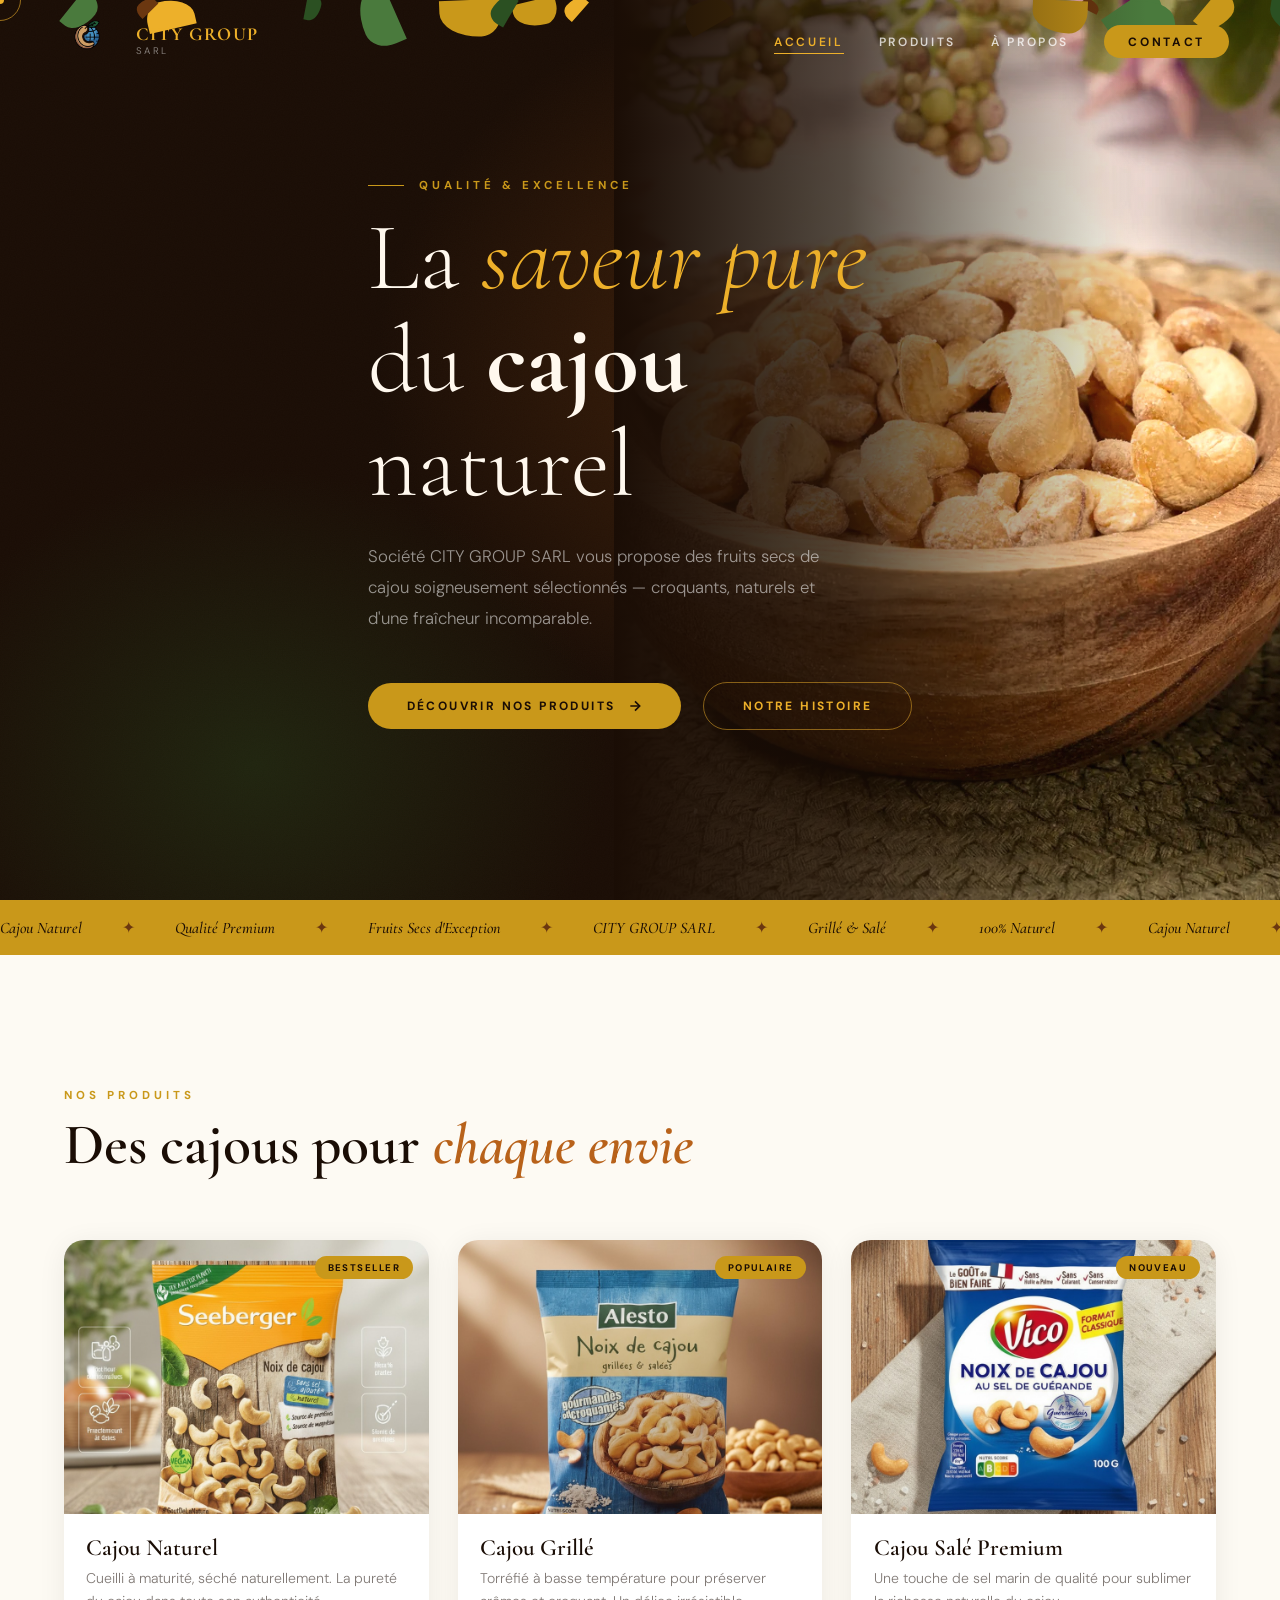
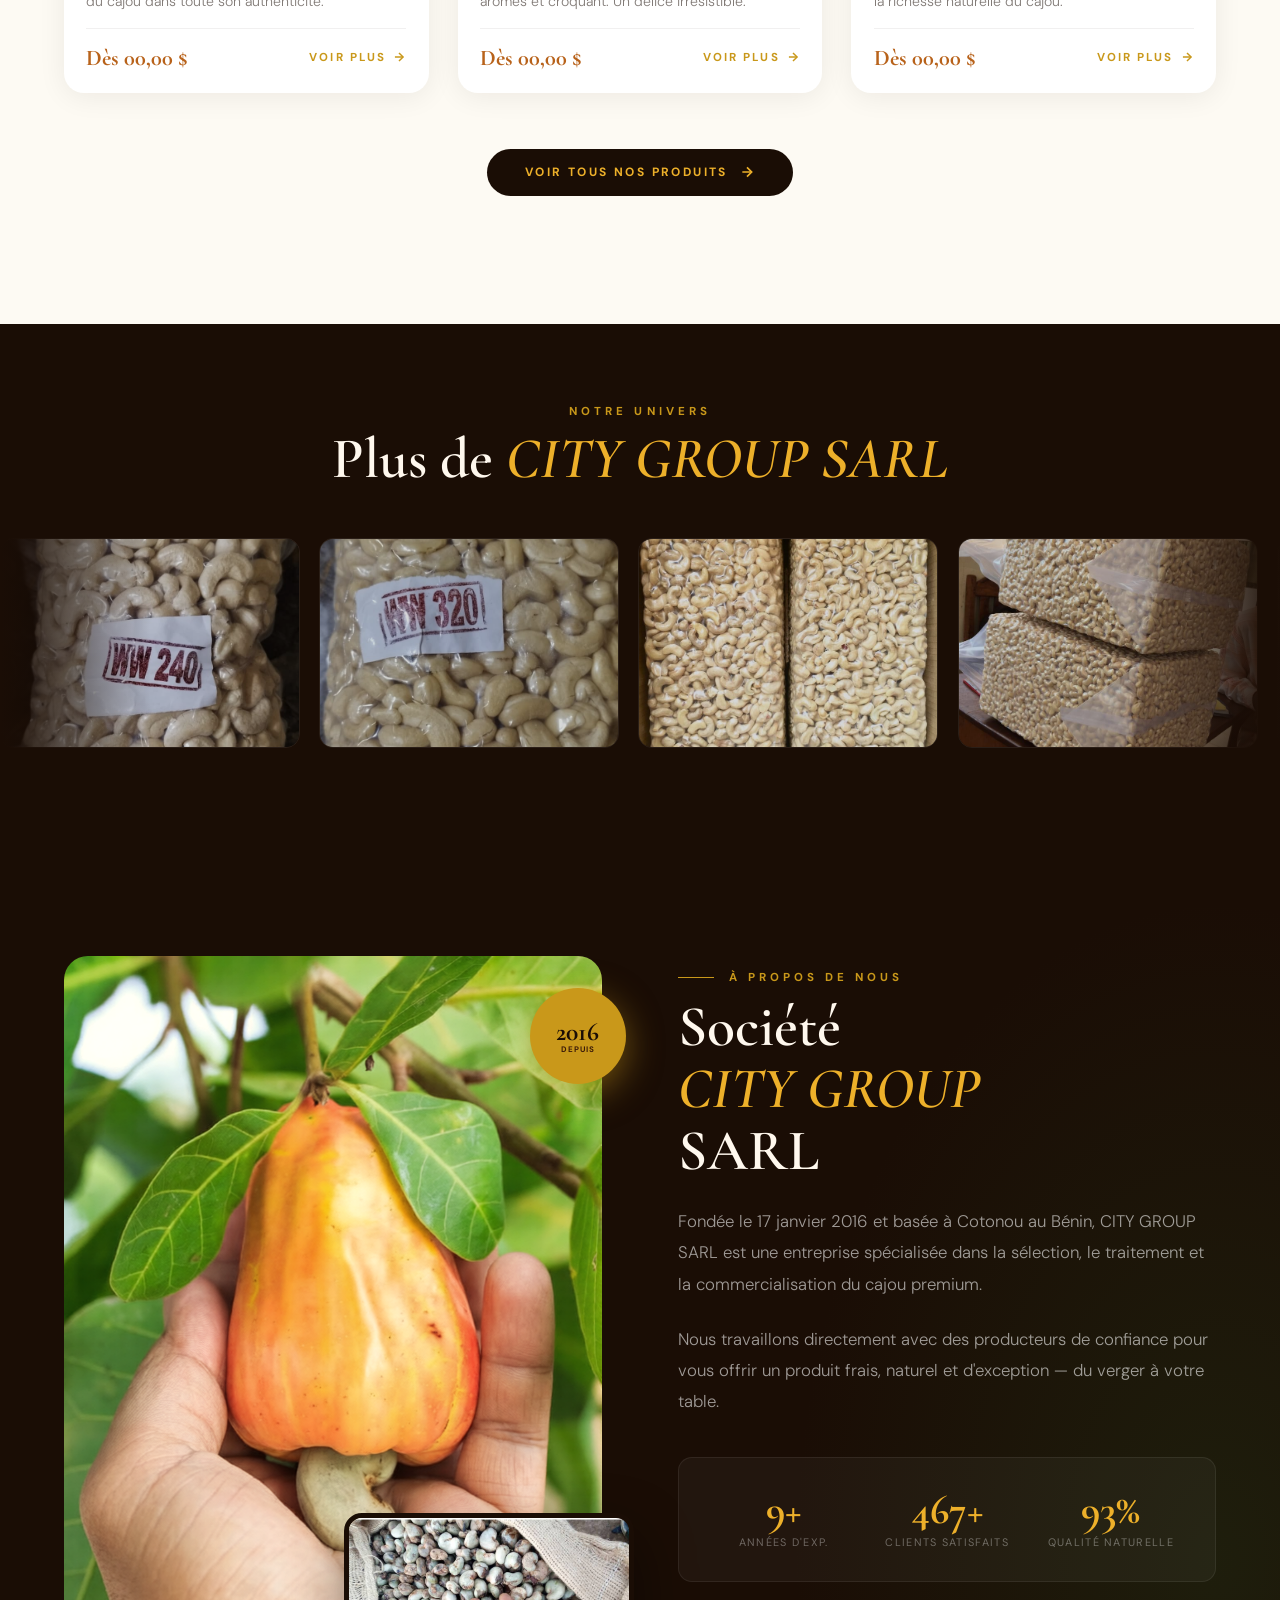
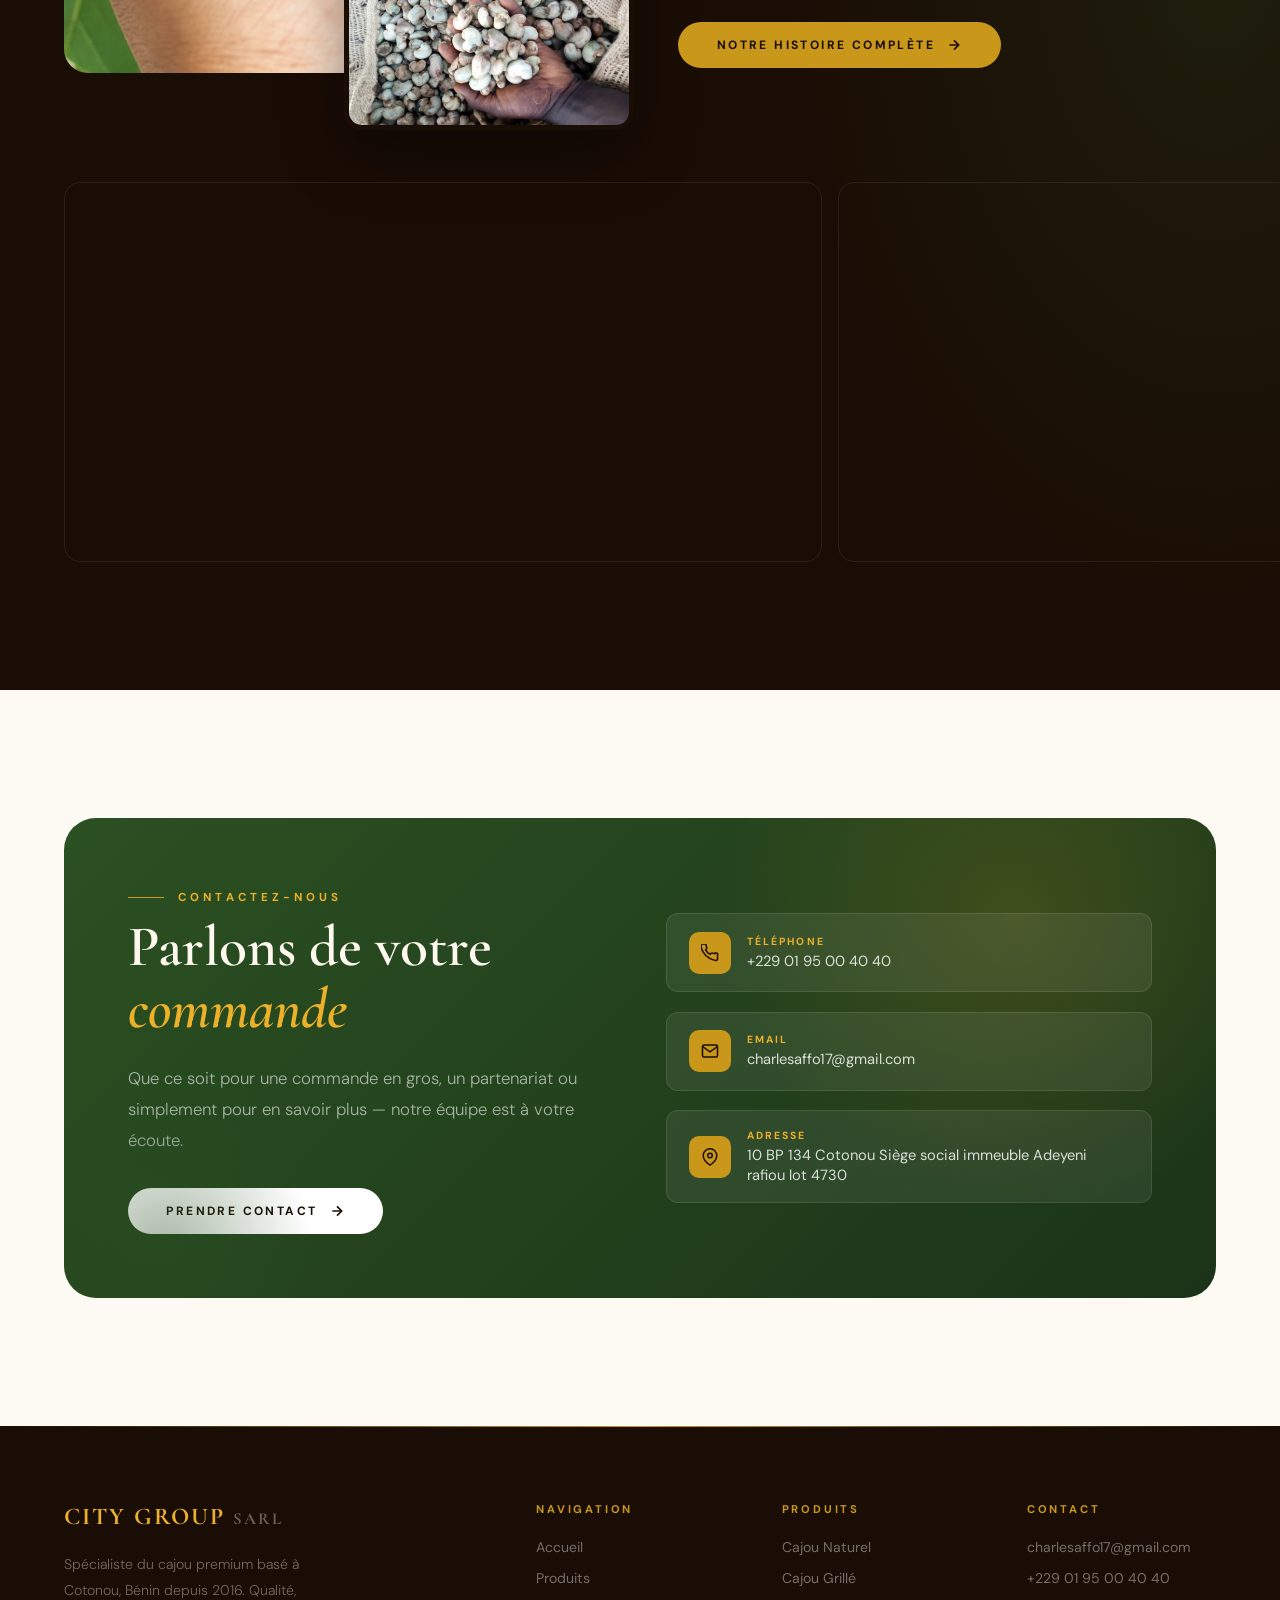
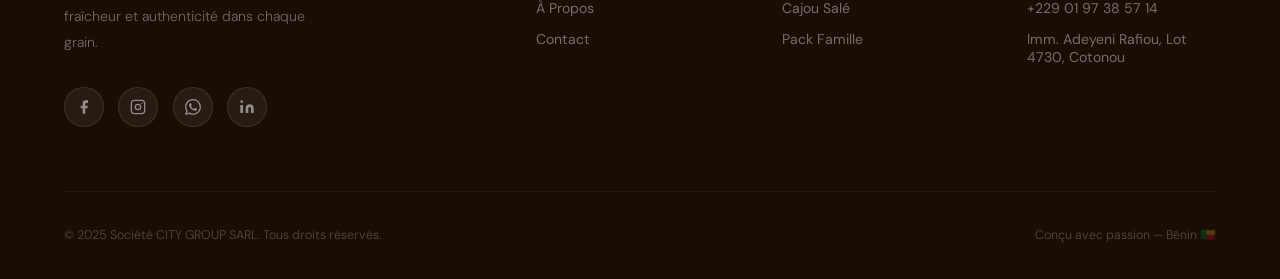
<file: index.html>
<!DOCTYPE html>
<html lang="fr">
<head>
  <meta charset="UTF-8"/>
  <meta name="viewport" content="width=device-width, initial-scale=1.0"/>
  <meta name="description" content="Société CITY GROUP SARL — Cajou premium de qualité supérieure. Découvrez nos produits de fruits secs d'exception."/>
  <title>CITY GROUP SARL — Cajou Premium</title>
  <link rel="stylesheet" href="css/style.css"/>
  <link rel="preconnect" href="https://fonts.googleapis.com"/>
  <style>
    .sec-plus { background: var(--espresso); padding: 5rem 0; overflow: hidden; }
    .sec-plus-title { text-align:center; margin-bottom:3rem; }
    .sec-plus-title .eyebrow { color:var(--gold); font-size:.72rem; font-weight:700; letter-spacing:.35em; text-transform:uppercase; display:block; margin-bottom:.6rem; }
    .sec-plus-title h2 { color:var(--warm-white); }
    .sec-plus-title h2 em { color:var(--gold-bright); font-style:italic; }
    .plus-track-wrap { overflow:hidden; position:relative; }
    .plus-track-wrap::before,
    .plus-track-wrap::after { content:''; position:absolute; top:0; bottom:0; width:150px; z-index:2; pointer-events:none; }
    .plus-track-wrap::before { left:0; background:linear-gradient(to right, var(--espresso), transparent); }
    .plus-track-wrap::after  { right:0; background:linear-gradient(to left, var(--espresso), transparent); }
    .plus-track { display:flex; gap:1.2rem; width:max-content; animation: plusSlide 30s linear infinite; }
    .plus-track:hover { animation-play-state:paused; }
    @keyframes plusSlide { from{transform:translateX(0)} to{transform:translateX(-50%)} }
    .plus-card { flex-shrink:0; width:300px; height:210px; border-radius:14px; overflow:hidden; border:1px solid rgba(255,255,255,.07); }
    .plus-card img { width:100%; height:100%; object-fit:cover; transition:transform .5s ease; filter:brightness(.85); }
    .plus-card:hover img { transform:scale(1.06); filter:brightness(1); }
  </style>
</head>
<body>

  <!-- LOADER -->
  <div id="loader">
    <div class="loader-brand">CITY GROUP</div>
    <div class="loader-line-wrap"><div class="loader-line"></div></div>
  </div>

  <!-- PAGE VEIL (transition) -->
  <div class="page-veil"></div>

  <!-- CUSTOM CURSOR -->
  <div class="cursor">
    <div class="cursor-dot"></div>
    <div class="cursor-ring"></div>
  </div>

  <!-- ===================== NAVBAR ===================== -->
  <nav class="navbar">
    <div class="nav-inner">
      <a href="index.html" class="nav-logo">
        <img src="./assets/logo.WebP" alt="City Group SARL" style="height:72px; width:auto; object-fit:contain;"/>
        <div class="logo-name">
          CITY GROUP
          <sub>SARL</sub>
        </div>
      </a>

      <ul class="nav-menu">
        <li><a href="index.html"    class="nav-link">Accueil</a></li>
        <li><a href="products.html" class="nav-link">Produits</a></li>
        <li><a href="about.html"    class="nav-link">À Propos</a></li>
        <li><a href="contact.html"  class="nav-link nav-cta">Contact</a></li>
      </ul>

      <button class="hamburger" aria-label="Menu">
        <span></span><span></span><span></span>
      </button>
    </div>
  </nav>

  <!-- Mobile Overlay -->
  <div class="nav-mobile">
    <ul class="nav-menu">
      <li><a href="index.html"    class="nav-link">Accueil</a></li>
      <li><a href="products.html" class="nav-link">Produits</a></li>
      <li><a href="about.html"    class="nav-link">À Propos</a></li>
      <li><a href="contact.html"  class="nav-link">Contact</a></li>
    </ul>
  </div>

  <!-- ===================== HERO ===================== -->
  <section class="hero">
    <div class="hero-backdrop"></div>
    <div class="hero-noise"></div>
    <div class="particles"></div>

    <div class="hero-photo">
      <img src="./assets/wallpaper-cajou.WebP"
           alt="Cajou premium" loading="lazy"/>
    </div>

    <div class="container">
      <div class="hero-content">
        <div class="eyebrow-line eyebrow" data-reveal="up">
          Qualité &amp; Excellence
        </div>

        <h1 data-reveal="up" data-delay="1">
          La <em>saveur pure</em><br/>
          du <strong>cajou</strong><br/>
          naturel
        </h1>

        <p class="hero-sub" data-reveal="up" data-delay="2">
          Société CITY GROUP SARL vous propose des fruits secs de cajou
          soigneusement sélectionnés — croquants, naturels et d'une
          fraîcheur incomparable.
        </p>

        <div class="hero-actions" data-reveal="up" data-delay="3">
          <a href="products.html" class="btn btn-primary">
            <span>Découvrir nos produits</span>
            <svg width="16" height="16" viewBox="0 0 24 24" fill="none" stroke="currentColor" stroke-width="2.5"><line x1="5" y1="12" x2="19" y2="12"/><polyline points="12 5 19 12 12 19"/></svg>
          </a>
          <a href="about.html" class="btn btn-outline">
            <span>Notre histoire</span>
          </a>
        </div>
      </div>
    </div>
  </section>

  <!-- ===================== MARQUEE ===================== -->
  <div class="marquee-bar" aria-hidden="true">
    <div class="marquee-track">
      <!-- duplicated for seamless loop -->
      <span class="marquee-item">Cajou Naturel</span>
      <span class="marquee-item marquee-dot">✦</span>
      <span class="marquee-item">Qualité Premium</span>
      <span class="marquee-item marquee-dot">✦</span>
      <span class="marquee-item">Fruits Secs d'Exception</span>
      <span class="marquee-item marquee-dot">✦</span>
      <span class="marquee-item">CITY GROUP SARL</span>
      <span class="marquee-item marquee-dot">✦</span>
      <span class="marquee-item">Grillé & Salé</span>
      <span class="marquee-item marquee-dot">✦</span>
      <span class="marquee-item">100% Naturel</span>
      <span class="marquee-item marquee-dot">✦</span>

      <span class="marquee-item">Cajou Naturel</span>
      <span class="marquee-item marquee-dot">✦</span>
      <span class="marquee-item">Qualité Premium</span>
      <span class="marquee-item marquee-dot">✦</span>
      <span class="marquee-item">Fruits Secs d'Exception</span>
      <span class="marquee-item marquee-dot">✦</span>
      <span class="marquee-item">CITY GROUP SARL</span>
      <span class="marquee-item marquee-dot">✦</span>
      <span class="marquee-item">Grillé & Salé</span>
      <span class="marquee-item marquee-dot">✦</span>
      <span class="marquee-item">100% Naturel</span>
      <span class="marquee-item marquee-dot">✦</span>
    </div>
  </div>

  <!-- ===================== PRODUCTS PREVIEW ===================== -->
  <section class="sec-products-preview">
    <div class="container">
      <div class="sec-header" data-reveal="up">
        <span class="eyebrow">Nos Produits</span>
        <h2 class="sec-title">Des cajous pour <em>chaque envie</em></h2>
      </div>

      <div class="products-grid-3">
        <!-- Card 1 -->
        <div class="product-card" data-reveal="up" data-delay="1">
          <div class="pc-img">
            <img src="./assets/Cajou-Naturel.WebP"
                 alt="Cajou Naturel" loading="lazy"/>
            <span class="pc-badge">Bestseller</span>
          </div>
          <div class="pc-body">
            <h3>Cajou Naturel</h3>
            <p>Cueilli à maturité, séché naturellement. La pureté du cajou dans toute son authenticité.</p>
            <div class="pc-footer">
              <span class="price">Dès 00,00 $</span>
              <a href="products.html" class="pc-link">
                Voir plus
                <svg width="14" height="14" viewBox="0 0 24 24" fill="none" stroke="currentColor" stroke-width="2.5"><line x1="5" y1="12" x2="19" y2="12"/><polyline points="12 5 19 12 12 19"/></svg>
              </a>
            </div>
          </div>
        </div>

        <!-- Card 2 -->
        <div class="product-card" data-reveal="up" data-delay="2">
          <div class="pc-img">
            <img src="./assets/Cajou-grillees-salees.WebP"
                 alt="Cajou Grillé" loading="lazy"/>
            <span class="pc-badge">Populaire</span>
          </div>
          <div class="pc-body">
            <h3>Cajou Grillé</h3>
            <p>Torréfié à basse température pour préserver arômes et croquant. Un délice irrésistible.</p>
            <div class="pc-footer">
              <span class="price">Dès 00,00 $</span>
              <a href="products.html" class="pc-link">
                Voir plus
                <svg width="14" height="14" viewBox="0 0 24 24" fill="none" stroke="currentColor" stroke-width="2.5"><line x1="5" y1="12" x2="19" y2="12"/><polyline points="12 5 19 12 12 19"/></svg>
              </a>
            </div>
          </div>
        </div>

        <!-- Card 3 -->
        <div class="product-card" data-reveal="up" data-delay="3">
          <div class="pc-img">
            <img src="./assets/cajou-sel-gerande.WebP"
                 alt="Cajou Salé Premium" loading="lazy"/>
            <span class="pc-badge">Nouveau</span>
          </div>
          <div class="pc-body">
            <h3>Cajou Salé Premium</h3>
            <p>Une touche de sel marin de qualité pour sublimer la richesse naturelle du cajou.</p>
            <div class="pc-footer">
              <span class="price">Dès 00,00 $</span>
              <a href="products.html" class="pc-link">
                Voir plus
                <svg width="14" height="14" viewBox="0 0 24 24" fill="none" stroke="currentColor" stroke-width="2.5"><line x1="5" y1="12" x2="19" y2="12"/><polyline points="12 5 19 12 12 19"/></svg>
              </a>
            </div>
          </div>
        </div>
      </div>

      <div style="text-align:center; margin-top:3.5rem;" data-reveal="up">
        <a href="products.html" class="btn btn-dark">
          <span>Voir tous nos produits</span>
          <svg width="16" height="16" viewBox="0 0 24 24" fill="none" stroke="currentColor" stroke-width="2.5"><line x1="5" y1="12" x2="19" y2="12"/><polyline points="12 5 19 12 12 19"/></svg>
        </a>
      </div>
    </div>
  </section>

  <!-- ===================== PLUS DE CITY GROUP ===================== -->
  <section class="sec-plus">
    <div class="sec-plus-title">
      <span class="eyebrow">Notre Univers</span>
      <h2>Plus de <em>CITY GROUP SARL</em></h2>
    </div>
    <div class="plus-track-wrap">
      <div class="plus-track">
        <!-- Set 1 -->
        <div class="plus-card"><img src="./assets/ladder/img1.WebP" alt="" loading="lazy"/></div>
        <div class="plus-card"><img src="./assets/ladder/img2.WebP" alt="" loading="lazy"/></div>
        <div class="plus-card"><img src="./assets/ladder/img3.WebP" alt="" loading="lazy"/></div>
        <div class="plus-card"><img src="./assets/ladder/img4.WebP" alt="" loading="lazy"/></div>
        <div class="plus-card"><img src="./assets/ladder/img5.WebP" alt="" loading="lazy"/></div>
        <div class="plus-card"><img src="./assets/ladder/img6.WebP" alt="" loading="lazy"/></div>
        <div class="plus-card"><img src="./assets/ladder/img9.WebP" alt="" loading="lazy"/></div>
        <div class="plus-card"><img src="./assets/ladder/img10.WebP" alt="" loading="lazy"/></div>
        <div class="plus-card"><img src="./assets/ladder/img11.WebP" alt="" loading="lazy"/></div>
        <div class="plus-card"><img src="./assets/ladder/img12.WebP" alt="" loading="lazy"/></div>
        <div class="plus-card"><img src="./assets/ladder/img13.WebP" alt="" loading="lazy"/></div>
        <!-- Set 2 (duplicate pour boucle infinie) -->
        <div class="plus-card"><img src="./assets/ladder/img1.WebP" alt="" loading="lazy"/></div>
        <div class="plus-card"><img src="./assets/ladder/img2.WebP" alt="" loading="lazy"/></div>
        <div class="plus-card"><img src="./assets/ladder/img3.WebP" alt="" loading="lazy"/></div>
        <div class="plus-card"><img src="./assets/ladder/img4.WebP" alt="" loading="lazy"/></div>
        <div class="plus-card"><img src="./assets/ladder/img5.WebP" alt="" loading="lazy"/></div>
        <div class="plus-card"><img src="./assets/ladder/img6.WebP" alt="" loading="lazy"/></div>
        <div class="plus-card"><img src="./assets/ladder/img9.WebP" alt="" loading="lazy"/></div>
        <div class="plus-card"><img src="./assets/ladder/img10.WebP" alt="" loading="lazy"/></div>
        <div class="plus-card"><img src="./assets/ladder/img11.WebP" alt="" loading="lazy"/></div>
        <div class="plus-card"><img src="./assets/ladder/img12.WebP" alt="" loading="lazy"/></div>
        <div class="plus-card"><img src="./assets/ladder/img13.WebP" alt="" loading="lazy"/></div>
      </div>
    </div>
  </section>

  <!-- ===================== ABOUT TEASER ===================== -->
  <section class="sec-about-teaser">
    <div class="container">
      <div class="about-layout">

        <!-- Visual -->
        <div class="about-visual" data-reveal="left">
          <div class="about-main-img">
            <img src="./assets/cajou-fruit.WebP"
                 alt="Notre entreprise" loading="lazy"/>
          </div>
          <div class="about-accent-img">
            <img src="./assets/about-us0.WebP"
                 alt="Produits frais" loading="lazy"/>
          </div>
          <div class="about-spin-badge">
            <span class="yr">2016</span>
            <span class="yr-lbl">Depuis</span>
          </div>
        </div>

        <!-- Text -->
        <div class="about-text" data-reveal="right">
          <span class="eyebrow-line eyebrow">À Propos de Nous</span>
          <h2 class="sec-title" style="margin-top:.7rem;">
            Société<br/><em>CITY GROUP</em><br/>SARL
          </h2>
          <p>
            Fondée le 17 janvier 2016 et basée à Cotonou au Bénin, CITY GROUP SARL
            est une entreprise spécialisée dans la sélection,
            le traitement et la commercialisation du cajou premium.
          </p>
          <p>
            Nous travaillons directement avec des producteurs de confiance pour
            vous offrir un produit frais, naturel et d'exception — du verger à
            votre table.
          </p>

          <div class="stats-row">
            <div class="stat">
              <div class="stat-n" data-count="10" data-suffix="+">0+</div>
              <div class="stat-l">Années d'exp.</div>
            </div>
            <div class="stat">
              <div class="stat-n" data-count="500" data-suffix="+">0+</div>
              <div class="stat-l">Clients satisfaits</div>
            </div>
            <div class="stat">
              <div class="stat-n" data-count="100" data-suffix="%">0%</div>
              <div class="stat-l">Qualité naturelle</div>
            </div>
          </div>

          <a href="about.html" class="btn btn-primary">
            <span>Notre histoire complète</span>
            <svg width="16" height="16" viewBox="0 0 24 24" fill="none" stroke="currentColor" stroke-width="2.5"><line x1="5" y1="12" x2="19" y2="12"/><polyline points="12 5 19 12 12 19"/></svg>
          </a>
        </div>
        <!-- Videos -->
        <div class="about-videos" data-reveal="up" style="display:flex; flex-direction:row; gap:1rem; margin-top:2rem; grid-column:1/-1;">
          <video
            src="./assets/videos/vid1.WebM"
            autoplay muted loop playsinline
            style="flex:1; border-radius:16px; object-fit:cover; height:380px; border:1px solid rgba(255,255,255,.08);">
          </video>
          <video
            src="./assets/videos/vid2.WebM"
            autoplay muted loop playsinline
            style="flex:1; border-radius:16px; object-fit:cover; height:380px; border:1px solid rgba(255,255,255,.08);">
          </video>
        </div>
      </div>
    </div>
  </section>

  <!-- ===================== CONTACT TEASER ===================== -->
  <section class="sec-contact-teaser">
    <div class="container">
      <div class="contact-card-big">
        <div class="ctc-txt" data-reveal="left">
          <span class="eyebrow-line eyebrow" style="color:#EDB02A">Contactez-nous</span>
          <h2 style="margin-top:.7rem;">Parlons de votre <em>commande</em></h2>
          <p>
            Que ce soit pour une commande en gros, un partenariat ou simplement
            pour en savoir plus — notre équipe est à votre écoute.
          </p>
          <a href="contact.html" class="btn btn-white">
            <span>Prendre contact</span>
            <svg width="16" height="16" viewBox="0 0 24 24" fill="none" stroke="currentColor" stroke-width="2.5"><line x1="5" y1="12" x2="19" y2="12"/><polyline points="12 5 19 12 12 19"/></svg>
          </a>
        </div>

        <div class="ctc-items" data-reveal="right">
          <div class="ctc-item">
            <div class="ctc-icon">
              <svg viewBox="0 0 24 24" fill="none" stroke="currentColor" stroke-width="2"><path d="M22 16.92v3a2 2 0 01-2.18 2 19.79 19.79 0 01-8.63-3.07A19.5 19.5 0 013 10.81a19.79 19.79 0 01-3.07-8.67A2 2 0 011.9 0h3a2 2 0 012 1.72 12.8 12.8 0 00.7 2.81 2 2 0 01-.45 2.11L6.09 7.91a16 16 0 006 6l1.27-1.27a2 2 0 012.11-.45 12.8 12.8 0 002.81.7A2 2 0 0122 14.92z"/></svg>
            </div>
            <div>
              <div class="ctc-lbl">Téléphone</div>
              <div class="ctc-val">+229 01 95 00 40 40</div>
            </div>
          </div>
          <div class="ctc-item">
            <div class="ctc-icon">
              <svg viewBox="0 0 24 24" fill="none" stroke="currentColor" stroke-width="2"><path d="M4 4h16c1.1 0 2 .9 2 2v12c0 1.1-.9 2-2 2H4c-1.1 0-2-.9-2-2V6c0-1.1.9-2 2-2z"/><polyline points="22,6 12,13 2,6"/></svg>
            </div>
            <div>
              <div class="ctc-lbl">Email</div>
              <div class="ctc-val">charlesaffo17@gmail.com</div>
            </div>
          </div>
          <div class="ctc-item">
            <div class="ctc-icon">
              <svg viewBox="0 0 24 24" fill="none" stroke="currentColor" stroke-width="2"><path d="M21 10c0 7-9 13-9 13s-9-6-9-13a9 9 0 0118 0z"/><circle cx="12" cy="10" r="3"/></svg>
            </div>
            <div>
              <div class="ctc-lbl">Adresse</div>
              <div class="ctc-val">10 BP 134 Cotonou Siège social immeuble Adeyeni rafiou lot 4730</div>
            </div>
          </div>
        </div>
      </div>
    </div>
  </section>

  <!-- ===================== FOOTER ===================== -->
  <footer class="footer">
    <div class="container">
      <div class="footer-grid">
        <!-- Brand -->
        <div class="footer-brand">
          <div class="logo-name" style="font-size:1.5rem; margin-bottom:1rem; display:block;">
            CITY GROUP <span style="color:rgba(255,255,255,.35); font-size:.7em;">SARL</span>
          </div>
          <p>
            Spécialiste du cajou premium basé à Cotonou, Bénin depuis 2016.
            Qualité, fraîcheur et authenticité dans chaque grain.
          </p>
          <div class="social-row">
            <!-- Facebook -->
            <a href="#" class="s-link" aria-label="Facebook">
              <svg viewBox="0 0 24 24" fill="currentColor"><path d="M18 2h-3a5 5 0 00-5 5v3H7v4h3v8h4v-8h3l1-4h-4V7a1 1 0 011-1h3z"/></svg>
            </a>
            <!-- Instagram -->
            <a href="#" class="s-link" aria-label="Instagram">
              <svg viewBox="0 0 24 24" fill="none" stroke="currentColor" stroke-width="2"><rect x="2" y="2" width="20" height="20" rx="5"/><circle cx="12" cy="12" r="4"/><circle cx="17.5" cy="6.5" r="1" fill="currentColor" stroke="none"/></svg>
            </a>
            <!-- WhatsApp -->
            <a href="#" class="s-link" aria-label="WhatsApp">
              <svg viewBox="0 0 24 24" fill="currentColor"><path d="M17.472 14.382c-.297-.149-1.758-.867-2.03-.967-.273-.099-.471-.148-.67.15-.197.297-.767.966-.94 1.164-.173.199-.347.223-.644.075-.297-.15-1.255-.463-2.39-1.475-.883-.788-1.48-1.761-1.653-2.059-.173-.297-.018-.458.13-.606.134-.133.298-.347.446-.52.149-.174.198-.298.298-.497.099-.198.05-.371-.025-.52-.075-.149-.669-1.612-.916-2.207-.242-.579-.487-.5-.669-.51-.173-.008-.371-.01-.57-.01-.198 0-.52.074-.792.372-.272.297-1.04 1.016-1.04 2.479 0 1.462 1.065 2.875 1.213 3.074.149.198 2.096 3.2 5.077 4.487.709.306 1.262.489 1.694.625.712.227 1.36.195 1.871.118.571-.085 1.758-.719 2.006-1.413.248-.694.248-1.289.173-1.413-.074-.124-.272-.198-.57-.347m-5.421 7.403h-.004a9.87 9.87 0 01-5.031-1.378l-.361-.214-3.741.982.998-3.648-.235-.374a9.86 9.86 0 01-1.51-5.26c.001-5.45 4.436-9.884 9.888-9.884 2.64 0 5.122 1.03 6.988 2.898a9.825 9.825 0 012.893 6.994c-.003 5.45-4.437 9.884-9.885 9.884m8.413-18.297A11.815 11.815 0 0012.05 0C5.495 0 .16 5.335.157 11.892c0 2.096.547 4.142 1.588 5.945L.057 24l6.305-1.654a11.882 11.882 0 005.683 1.448h.005c6.554 0 11.89-5.335 11.893-11.893a11.821 11.821 0 00-3.48-8.413z"/></svg>
            </a>
            <!-- LinkedIn -->
            <a href="#" class="s-link" aria-label="LinkedIn">
              <svg viewBox="0 0 24 24" fill="currentColor"><path d="M16 8a6 6 0 016 6v7h-4v-7a2 2 0 00-2-2 2 2 0 00-2 2v7h-4v-7a6 6 0 016-6zM2 9h4v12H2z"/><circle cx="4" cy="4" r="2"/></svg>
            </a>
          </div>
        </div>

        <!-- Navigation -->
        <div class="footer-col">
          <h5>Navigation</h5>
          <div class="footer-links">
            <a href="index.html">Accueil</a>
            <a href="products.html">Produits</a>
            <a href="about.html">À Propos</a>
            <a href="contact.html">Contact</a>
          </div>
        </div>

        <!-- Produits -->
        <div class="footer-col">
          <h5>Produits</h5>
          <div class="footer-links">
            <a href="products.html">Cajou Naturel</a>
            <a href="products.html">Cajou Grillé</a>
            <a href="products.html">Cajou Salé</a>
            <a href="products.html">Pack Famille</a>
          </div>
        </div>

        <!-- Contact -->
        <div class="footer-col">
          <h5>Contact</h5>
          <div class="footer-links">
            <a href="mailto:charlesaffo17@gmail.com">charlesaffo17@gmail.com</a>
            <a href="tel:+22901950040">+229 01 95 00 40 40</a>
            <a href="tel:+22901973857">+229 01 97 38 57 14</a>
            <a href="#">Imm. Adeyeni Rafiou, Lot 4730, Cotonou</a>
          </div>
        </div>
      </div>

      <div class="footer-bottom">
        <p>© 2025 Société CITY GROUP SARL. Tous droits réservés.</p>
        <p>Conçu avec passion — Bénin 🇧🇯</p>
      </div>
    </div>
  </footer>

  <script src="js/main.js"></script>
</body>
</html>
</file>
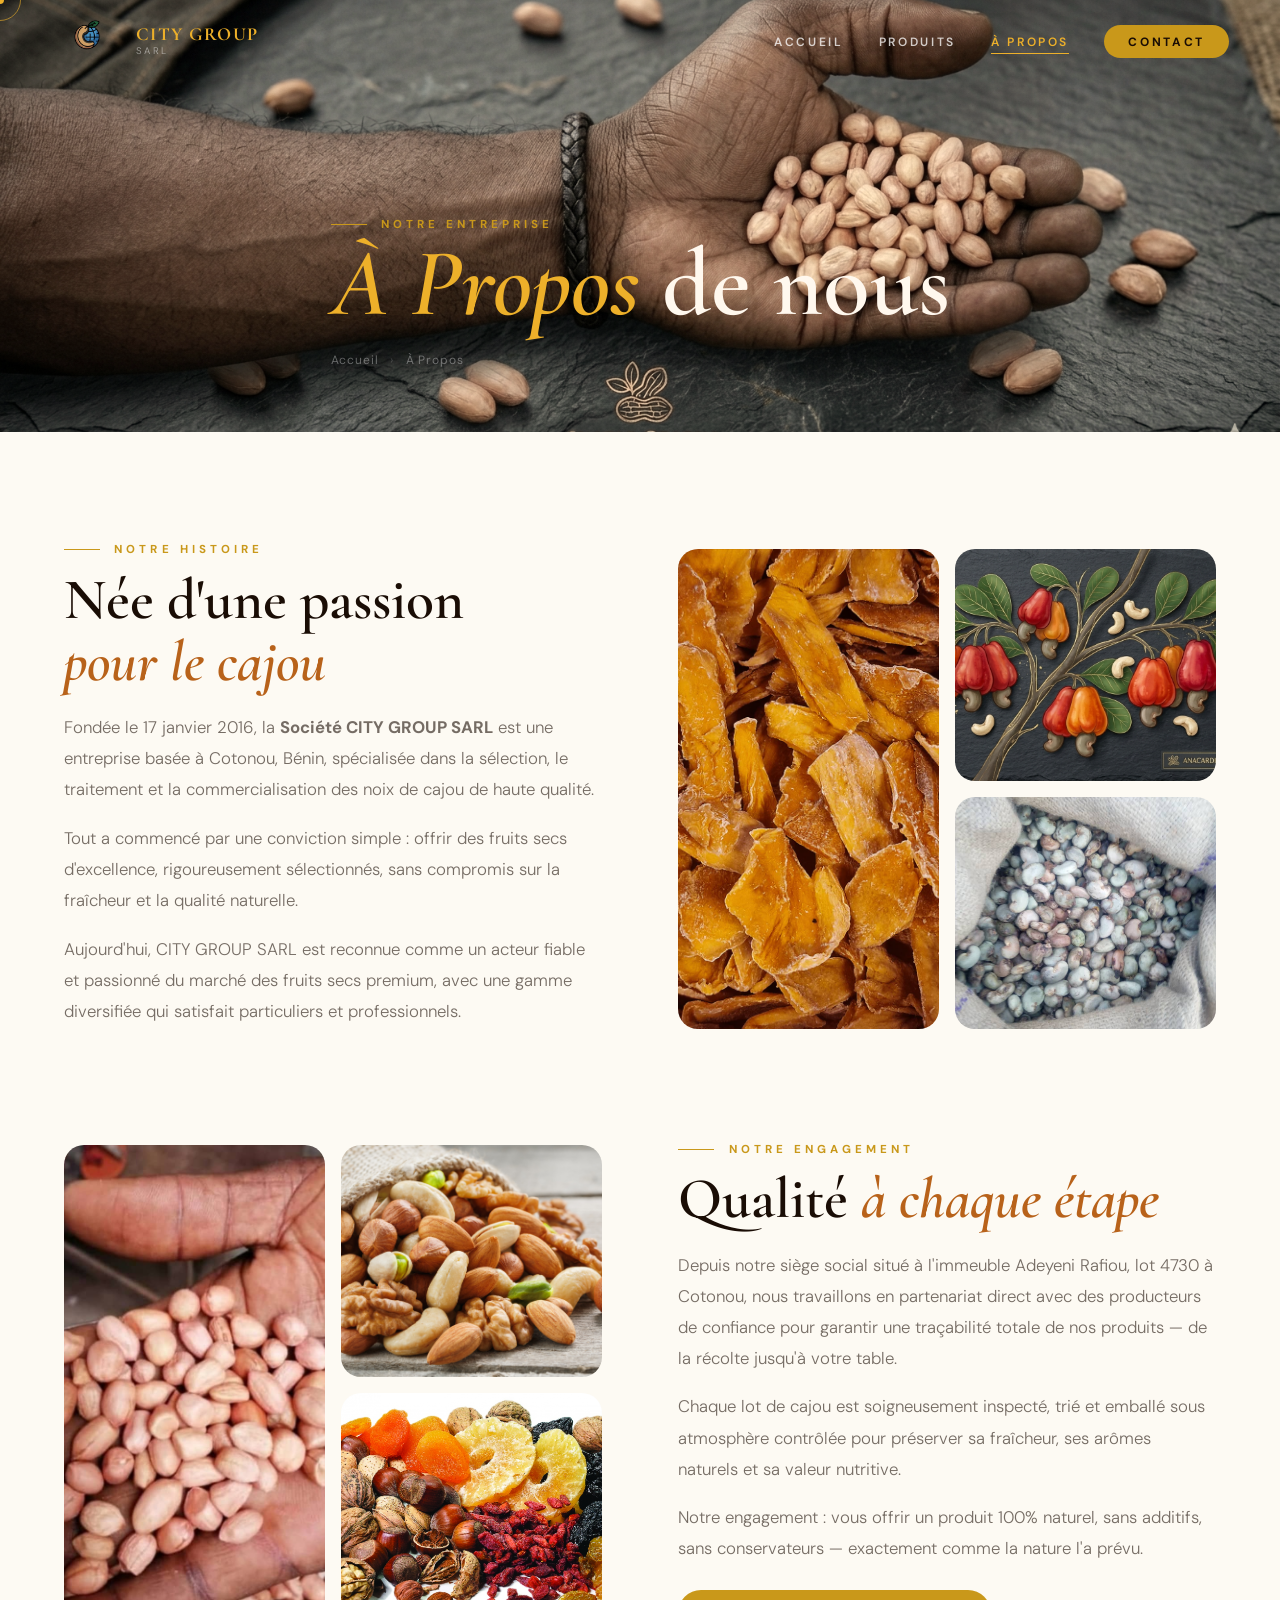
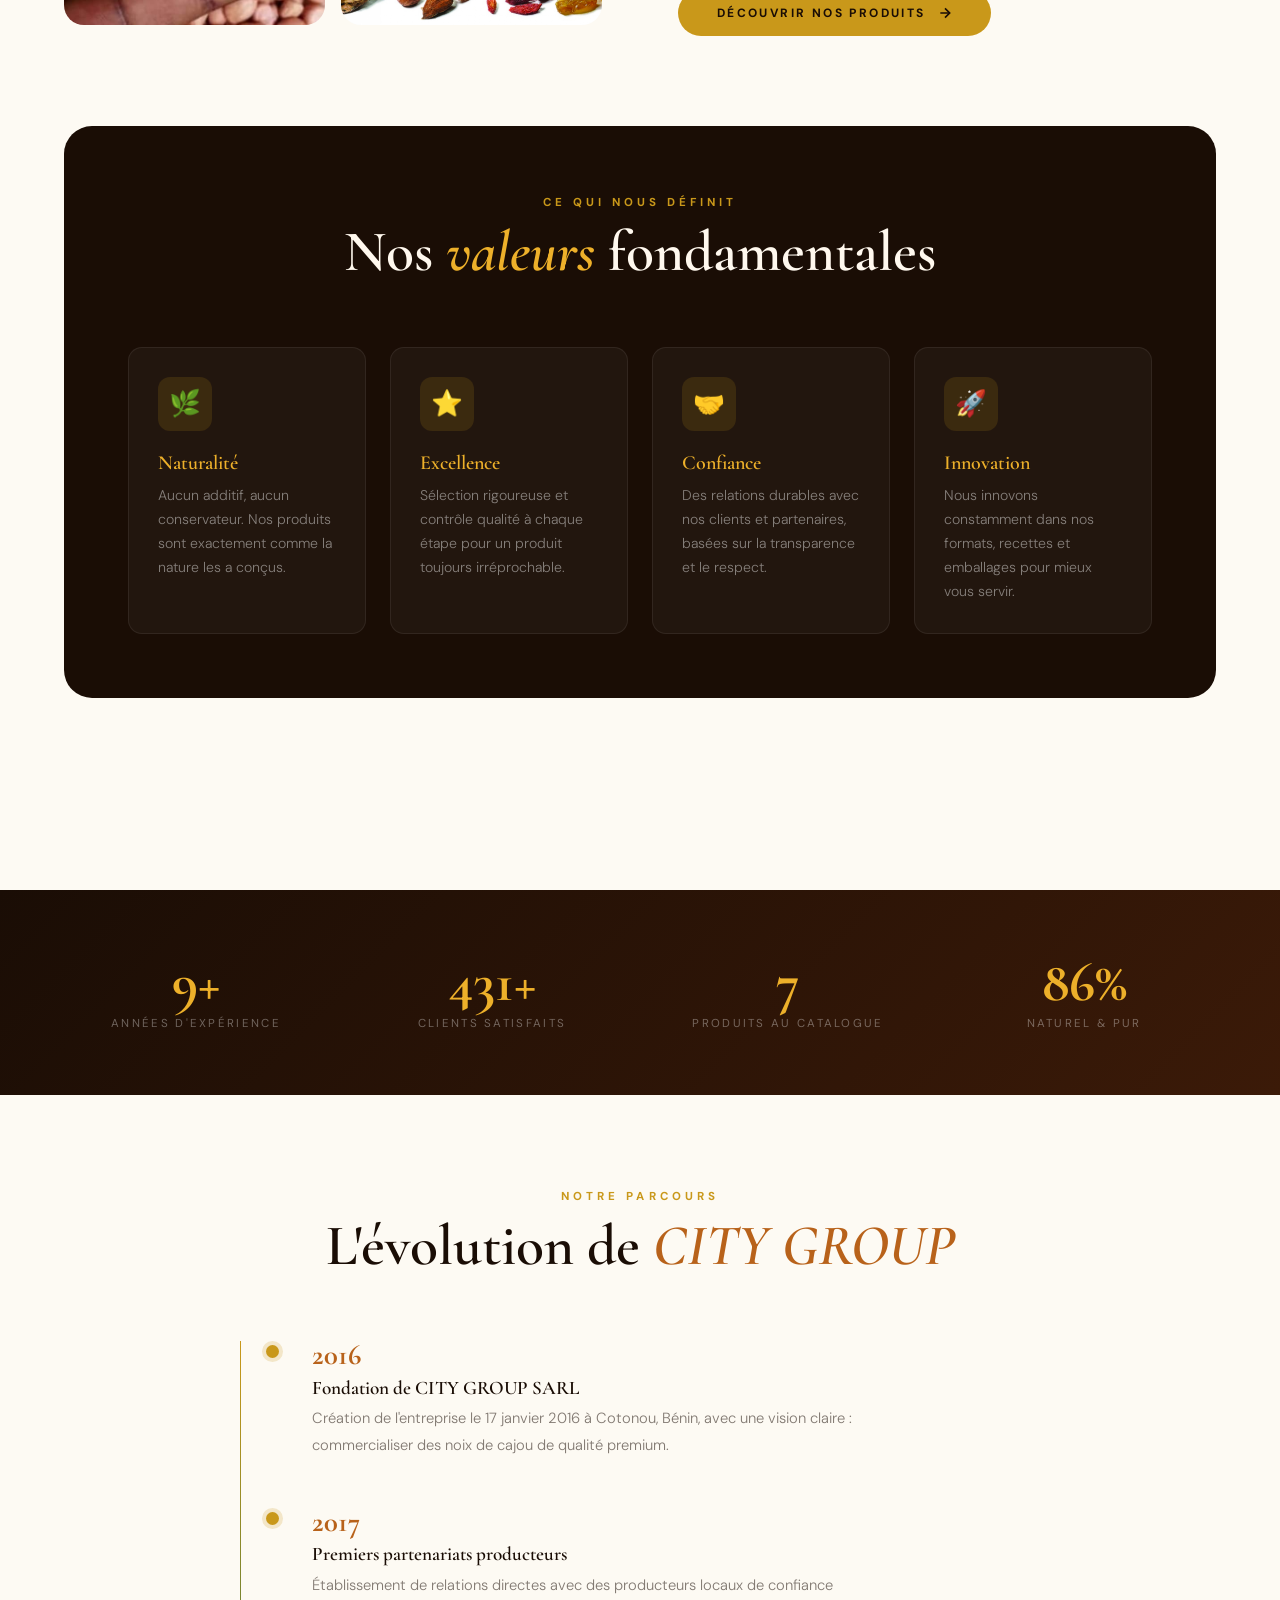
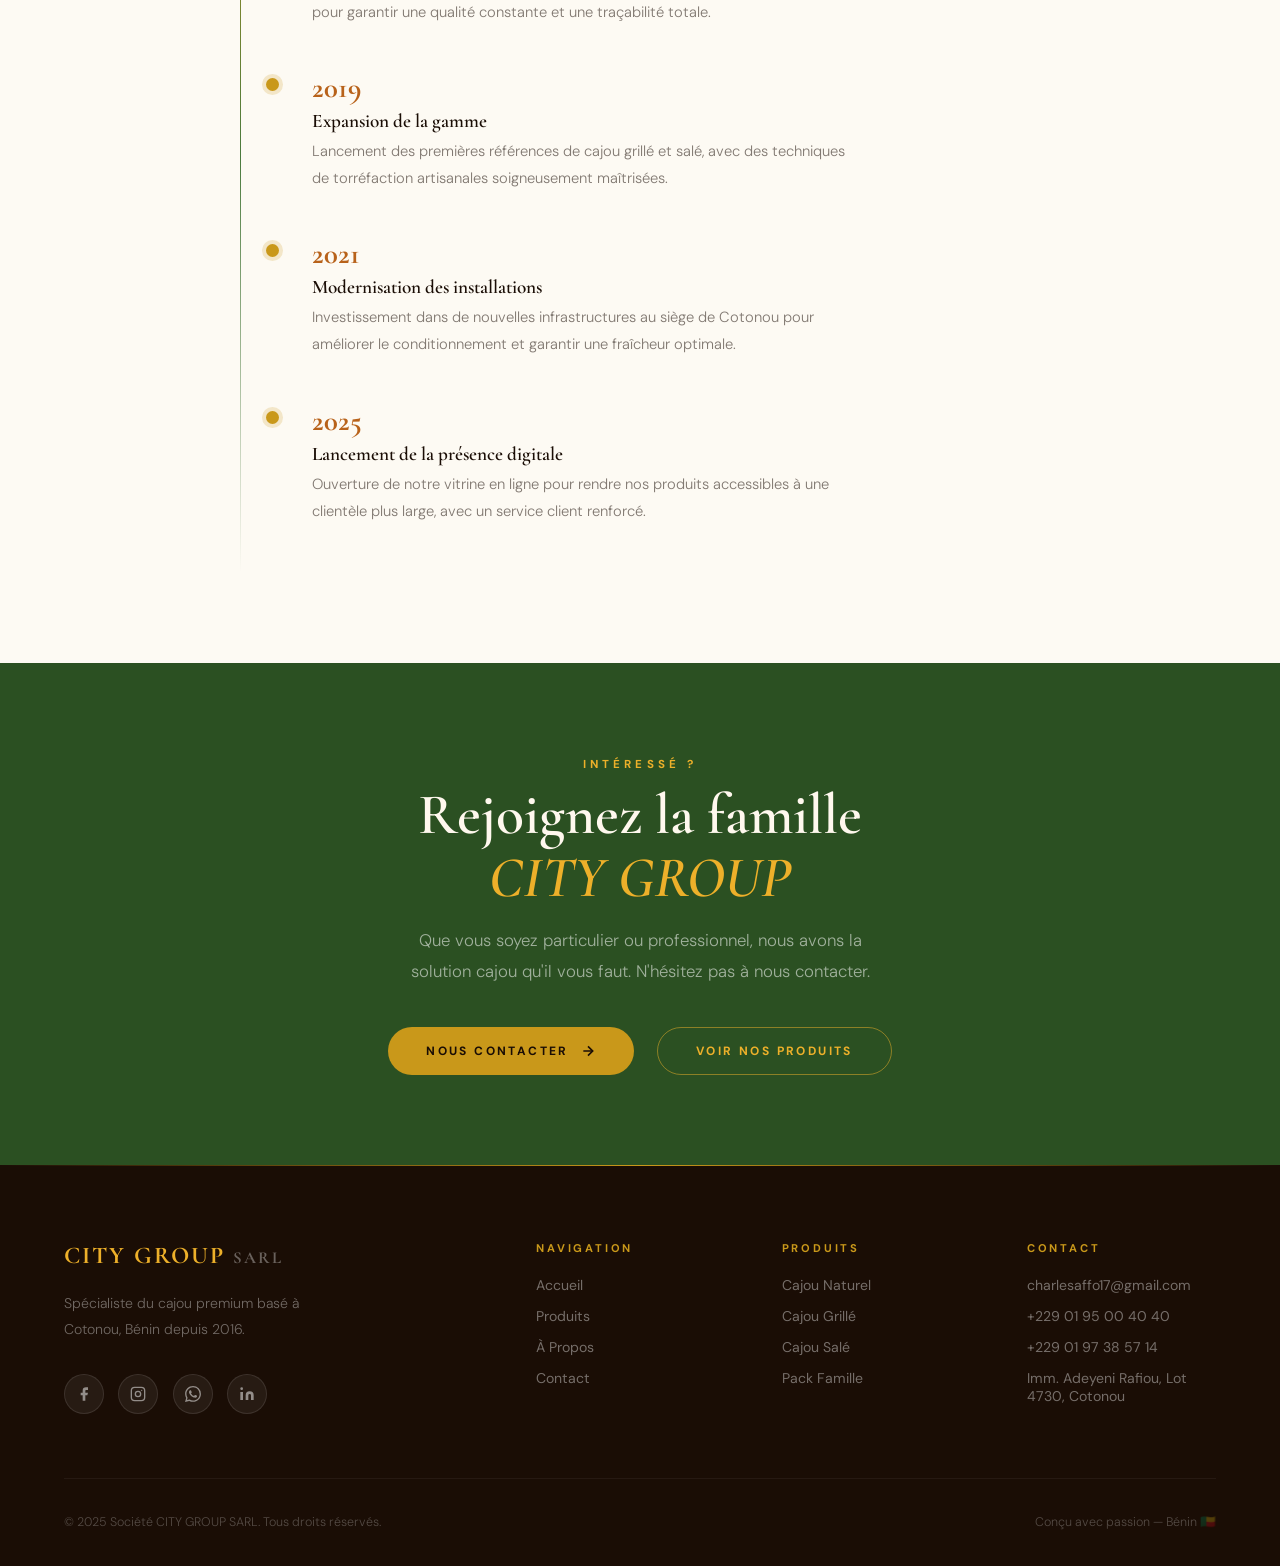
<file: about.html>
<!DOCTYPE html>
<html lang="fr">
<head>
  <meta charset="UTF-8"/>
  <meta name="viewport" content="width=device-width, initial-scale=1.0"/>
  <meta name="description" content="Découvrez l'histoire de la Société CITY GROUP SARL — notre engagement pour la qualité du cajou premium en Tunisie."/>
  <title>À Propos — CITY GROUP SARL</title>
  <link rel="stylesheet" href="css/style.css"/>
  <link rel="preconnect" href="https://fonts.googleapis.com"/>
  <style>
    /* Timeline */
    .timeline-section {
      padding: clamp(4rem,7vw,7rem) 0;
      background: var(--cream);
    }
    .timeline {
      position: relative; max-width: 800px; margin: 3.5rem auto 0;
      padding-left: 2rem;
    }
    .timeline::before {
      content: ''; position: absolute; left: 0; top: 0; bottom: 0;
      width: 1px; background: linear-gradient(to bottom, var(--gold), var(--sage), transparent);
    }
    .tl-item {
      position: relative; padding: 0 0 3rem 2.5rem;
    }
    .tl-dot {
      position: absolute; left: -6px; top: 4px;
      width: 13px; height: 13px;
      background: var(--gold); border-radius: 50%;
      box-shadow: 0 0 0 4px rgba(201,152,26,.2);
    }
    .tl-year {
      font-family: 'Cormorant Garamond', serif;
      font-size: 1.8rem; font-weight: 700;
      color: var(--caramel); line-height: 1; margin-bottom: .5rem;
    }
    .tl-item h4 {
      font-size: 1.2rem; color: var(--espresso); margin-bottom: .4rem;
    }
    .tl-item p { color: rgba(26,13,5,.55); font-size: .92rem; max-width: 550px; }

    /* Team */
    .team-section { padding: clamp(4rem,7vw,7rem) 0; background: var(--off-white); }
    .team-grid { display: grid; grid-template-columns: repeat(3,1fr); gap: 2rem; margin-top: 3rem; }
    .team-card {
      background: white; border-radius: 20px; overflow: hidden;
      box-shadow: 0 4px 28px rgba(26,13,5,.07);
      transition: transform .4s var(--ease-bounce), box-shadow .4s ease;
    }
    .team-card:hover { transform: translateY(-10px); box-shadow: 0 22px 50px rgba(26,13,5,.14); }
    .team-img { aspect-ratio: 4/3; overflow: hidden; }
    .team-img img { width:100%; height:100%; object-fit:cover; transition: transform .6s ease; }
    .team-card:hover .team-img img { transform: scale(1.07); }
    .team-body { padding: 1.5rem; }
    .team-body h3 { font-size: 1.4rem; color: var(--espresso); margin-bottom: .2rem; }
    .team-body .role { font-size: .75rem; font-weight: 700; letter-spacing: .18em; text-transform: uppercase; color: var(--gold); margin-bottom: .8rem; }
    .team-body p { font-size: .88rem; color: rgba(26,13,5,.55); line-height: 1.65; }
    @media(max-width:900px){ .team-grid{grid-template-columns:repeat(2,1fr);} }
    @media(max-width:600px){ .team-grid{grid-template-columns:1fr;} }
  </style>
</head>
<body>

  <div class="page-veil"></div>
  <div class="cursor"><div class="cursor-dot"></div><div class="cursor-ring"></div></div>

  <!-- NAVBAR -->
  <nav class="navbar scrolled">
    <div class="nav-inner">
      <a href="index.html" class="nav-logo">
        <img src="./assets/logo.WebP" alt="City Group SARL" style="height:72px; width:auto; object-fit:contain;"/>
        <div class="logo-name">
          CITY GROUP
          <sub>SARL</sub>
        </div>
      </a>
      <ul class="nav-menu">
        <li><a href="index.html"    class="nav-link">Accueil</a></li>
        <li><a href="products.html" class="nav-link">Produits</a></li>
        <li><a href="about.html"    class="nav-link">À Propos</a></li>
        <li><a href="contact.html"  class="nav-link nav-cta">Contact</a></li>
      </ul>
      <button class="hamburger" aria-label="Menu"><span></span><span></span><span></span></button>
    </div>
  </nav>
  <div class="nav-mobile">
    <ul class="nav-menu">
      <li><a href="index.html"    class="nav-link">Accueil</a></li>
      <li><a href="products.html" class="nav-link">Produits</a></li>
      <li><a href="about.html"    class="nav-link">À Propos</a></li>
      <li><a href="contact.html"  class="nav-link">Contact</a></li>
    </ul>
  </div>

  <!-- PAGE HERO -->
  <section class="page-hero">
    <div class="ph-bg">
      <img src="./assets/zazahandu.WebP" alt="" loading="lazy"/>
    </div>
    <div class="container">
      <div class="ph-content">
        <span class="eyebrow-line eyebrow" data-reveal="up">Notre Entreprise</span>
        <h1 data-reveal="up" data-delay="1"><em>À Propos</em> de nous</h1>
        <div class="breadcrumbs" data-reveal="up" data-delay="2">
          <a href="index.html">Accueil</a>
          <span class="bsep">›</span>
          <span>À Propos</span>
        </div>
      </div>
    </div>
  </section>

  <!-- ABOUT STORY SECTION -->
  <section class="sec-about">
    <div class="container">

      <!-- Story Block 1 -->
      <div class="about-story-layout">
        <div class="ast-text" data-reveal="left">
          <span class="eyebrow-line eyebrow">Notre Histoire</span>
          <h2 style="margin-top:.7rem;">Née d'une passion<br/><em>pour le cajou</em></h2>
          <p>
            Fondée le 17 janvier 2016, la <strong>Société CITY GROUP SARL</strong> est une entreprise
            basée à Cotonou, Bénin, spécialisée dans la sélection, le traitement et la commercialisation
            des noix de cajou de haute qualité.
          </p>
          <p>
            Tout a commencé par une conviction simple : offrir des fruits secs
            d'excellence, rigoureusement sélectionnés, sans compromis sur la fraîcheur
            et la qualité naturelle.
          </p>
          <p>
            Aujourd'hui, CITY GROUP SARL est reconnue comme un acteur fiable et passionné
            du marché des fruits secs premium, avec une gamme diversifiée
            qui satisfait particuliers et professionnels.
          </p>
        </div>
        <div class="ast-imgs" data-reveal="right">
          <div class="tall">
            <img src="./assets/Manguesec.webp" alt="Notre fondation" loading="lazy"/>
          </div>
          <div class="short">
            <img src="./assets/fruits-cajou.WebP" alt="Cajou naturel" loading="lazy"/>
          </div>
          <div class="short">
            <img src="./assets/img8.WebP" alt="Sélection" loading="lazy"/>
          </div>
        </div>
      </div>

      <!-- Story Block 2 (flipped) -->
      <div class="about-story-layout flip">
        <div class="ast-text" data-reveal="right">
          <span class="eyebrow-line eyebrow">Notre Engagement</span>
          <h2 style="margin-top:.7rem;">Qualité <em>à chaque étape</em></h2>
          <p>
            Depuis notre siège social situé à l'immeuble Adeyeni Rafiou, lot 4730 à Cotonou,
            nous travaillons en partenariat direct avec des producteurs de confiance
            pour garantir une traçabilité totale de nos produits — de la récolte jusqu'à
            votre table.
          </p>
          <p>
            Chaque lot de cajou est soigneusement inspecté, trié et emballé sous
            atmosphère contrôlée pour préserver sa fraîcheur, ses arômes naturels
            et sa valeur nutritive.
          </p>
          <p>
            Notre engagement : vous offrir un produit 100% naturel, sans additifs,
            sans conservateurs — exactement comme la nature l'a prévu.
          </p>
          <a href="products.html" class="btn btn-primary" style="margin-top:.5rem;">
            <span>Découvrir nos produits</span>
            <svg width="16" height="16" viewBox="0 0 24 24" fill="none" stroke="currentColor" stroke-width="2.5"><line x1="5" y1="12" x2="19" y2="12"/><polyline points="12 5 19 12 12 19"/></svg>
          </a>
        </div>
        <div class="ast-imgs" data-reveal="left">
          <div class="tall">
            <img src="./assets/zahandu.WebP" alt="Processus qualité" loading="lazy"/>
          </div>
          <div class="short">
            <img src="./assets/Fruits-secs.webp" alt="Produits" loading="lazy"/>
          </div>
          <div class="short">
            <img src="./assets/Fruits-secs2.webp" alt="Emballage" loading="lazy"/>
          </div>
        </div>
      </div>

      <!-- Values Block -->
      <div class="values-block" data-reveal="up">
        <div class="sec-header center">
          <span class="eyebrow">Ce qui nous définit</span>
          <h2 class="sec-title" style="color:var(--warm-white); margin-top:.6rem;">
            Nos <em>valeurs</em> fondamentales
          </h2>
        </div>
        <div class="values-grid">
          <div class="val-card" data-reveal="up" data-delay="1">
            <div class="val-icon">🌿</div>
            <h3>Naturalité</h3>
            <p>Aucun additif, aucun conservateur. Nos produits sont exactement comme la nature les a conçus.</p>
          </div>
          <div class="val-card" data-reveal="up" data-delay="2">
            <div class="val-icon">⭐</div>
            <h3>Excellence</h3>
            <p>Sélection rigoureuse et contrôle qualité à chaque étape pour un produit toujours irréprochable.</p>
          </div>
          <div class="val-card" data-reveal="up" data-delay="3">
            <div class="val-icon">🤝</div>
            <h3>Confiance</h3>
            <p>Des relations durables avec nos clients et partenaires, basées sur la transparence et le respect.</p>
          </div>
          <div class="val-card" data-reveal="up" data-delay="4">
            <div class="val-icon">🚀</div>
            <h3>Innovation</h3>
            <p>Nous innovons constamment dans nos formats, recettes et emballages pour mieux vous servir.</p>
          </div>
        </div>
      </div>

    </div><!-- /container -->
  </section>

  <!-- STATS BANNER -->
  <div style="background:linear-gradient(135deg,var(--espresso),var(--chocolate)); padding:clamp(3rem,5vw,5rem) 0;">
    <div class="container">
      <div class="stats-banner-grid">
        <div data-reveal="up">
          <div style="font-family:'Cormorant Garamond',serif; font-size:3.5rem; font-weight:700; color:var(--gold-bright); line-height:1;" data-count="10" data-suffix="+">0+</div>
          <div style="font-size:.72rem; letter-spacing:.2em; text-transform:uppercase; color:rgba(255,255,255,.35); margin-top:.4rem;">Années d'expérience</div>
        </div>
        <div data-reveal="up" data-delay="1">
          <div style="font-family:'Cormorant Garamond',serif; font-size:3.5rem; font-weight:700; color:var(--gold-bright); line-height:1;" data-count="500" data-suffix="+">0+</div>
          <div style="font-size:.72rem; letter-spacing:.2em; text-transform:uppercase; color:rgba(255,255,255,.35); margin-top:.4rem;">Clients satisfaits</div>
        </div>
        <div data-reveal="up" data-delay="2">
          <div style="font-family:'Cormorant Garamond',serif; font-size:3.5rem; font-weight:700; color:var(--gold-bright); line-height:1;" data-count="8" data-suffix="">0</div>
          <div style="font-size:.72rem; letter-spacing:.2em; text-transform:uppercase; color:rgba(255,255,255,.35); margin-top:.4rem;">Produits au catalogue</div>
        </div>
        <div data-reveal="up" data-delay="3">
          <div style="font-family:'Cormorant Garamond',serif; font-size:3.5rem; font-weight:700; color:var(--gold-bright); line-height:1;" data-count="100" data-suffix="%">0%</div>
          <div style="font-size:.72rem; letter-spacing:.2em; text-transform:uppercase; color:rgba(255,255,255,.35); margin-top:.4rem;">Naturel & Pur</div>
        </div>
      </div>
    </div>
  </div>

  <!-- TIMELINE -->
  <section class="timeline-section">
    <div class="container">
      <div class="sec-header center" data-reveal="up">
        <span class="eyebrow">Notre Parcours</span>
        <h2 class="sec-title">L'évolution de <em>CITY GROUP</em></h2>
      </div>
      <div class="timeline">
        <div class="tl-item" data-reveal="left">
          <div class="tl-dot"></div>
          <div class="tl-year">2016</div>
          <h4>Fondation de CITY GROUP SARL</h4>
          <p>Création de l'entreprise le 17 janvier 2016 à Cotonou, Bénin, avec une vision claire : commercialiser des noix de cajou de qualité premium.</p>
        </div>
        <div class="tl-item" data-reveal="left" data-delay="1">
          <div class="tl-dot"></div>
          <div class="tl-year">2017</div>
          <h4>Premiers partenariats producteurs</h4>
          <p>Établissement de relations directes avec des producteurs locaux de confiance pour garantir une qualité constante et une traçabilité totale.</p>
        </div>
        <div class="tl-item" data-reveal="left" data-delay="2">
          <div class="tl-dot"></div>
          <div class="tl-year">2019</div>
          <h4>Expansion de la gamme</h4>
          <p>Lancement des premières références de cajou grillé et salé, avec des techniques de torréfaction artisanales soigneusement maîtrisées.</p>
        </div>
        <div class="tl-item" data-reveal="left" data-delay="3">
          <div class="tl-dot"></div>
          <div class="tl-year">2021</div>
          <h4>Modernisation des installations</h4>
          <p>Investissement dans de nouvelles infrastructures au siège de Cotonou pour améliorer le conditionnement et garantir une fraîcheur optimale.</p>
        </div>
        <div class="tl-item" data-reveal="left" data-delay="4">
          <div class="tl-dot"></div>
          <div class="tl-year">2025</div>
          <h4>Lancement de la présence digitale</h4>
          <p>Ouverture de notre vitrine en ligne pour rendre nos produits accessibles à une clientèle plus large, avec un service client renforcé.</p>
        </div>
      </div>
    </div>
  </section>

  <!-- CTA FOOTER BLOCK -->
  <div style="background:var(--green); padding:clamp(4rem,7vw,7rem) 0;">
    <div class="container" style="text-align:center;">
      <span class="eyebrow" style="color:var(--gold-bright);" data-reveal="up">Intéressé ?</span>
      <h2 style="color:var(--warm-white); margin:.7rem 0 1rem;" data-reveal="up" data-delay="1">
        Rejoignez la famille<br/><em style="color:var(--gold-bright);">CITY GROUP</em>
      </h2>
      <p style="color:rgba(255,255,255,.55); max-width:480px; margin:0 auto 2.5rem;" data-reveal="up" data-delay="2">
        Que vous soyez particulier ou professionnel, nous avons la solution
        cajou qu'il vous faut. N'hésitez pas à nous contacter.
      </p>
      <div style="display:flex; gap:1.4rem; justify-content:center; flex-wrap:wrap;" data-reveal="up" data-delay="3">
        <a href="contact.html" class="btn btn-primary">
          <span>Nous contacter</span>
          <svg width="16" height="16" viewBox="0 0 24 24" fill="none" stroke="currentColor" stroke-width="2.5"><line x1="5" y1="12" x2="19" y2="12"/><polyline points="12 5 19 12 12 19"/></svg>
        </a>
        <a href="products.html" class="btn btn-outline">
          <span>Voir nos produits</span>
        </a>
      </div>
    </div>
  </div>

  <!-- FOOTER -->
  <footer class="footer">
    <div class="container">
      <div class="footer-grid">
        <div class="footer-brand">
          <div class="logo-name" style="font-size:1.5rem; margin-bottom:1rem; display:block;">CITY GROUP <span style="color:rgba(255,255,255,.35); font-size:.7em;">SARL</span></div>
          <p>Spécialiste du cajou premium basé à Cotonou, Bénin depuis 2016.</p>
          <div class="social-row">
            <a href="#" class="s-link" aria-label="Facebook"><svg viewBox="0 0 24 24" fill="currentColor"><path d="M18 2h-3a5 5 0 00-5 5v3H7v4h3v8h4v-8h3l1-4h-4V7a1 1 0 011-1h3z"/></svg></a>
            <a href="#" class="s-link" aria-label="Instagram"><svg viewBox="0 0 24 24" fill="none" stroke="currentColor" stroke-width="2"><rect x="2" y="2" width="20" height="20" rx="5"/><circle cx="12" cy="12" r="4"/><circle cx="17.5" cy="6.5" r="1" fill="currentColor" stroke="none"/></svg></a>
            <a href="#" class="s-link" aria-label="WhatsApp"><svg viewBox="0 0 24 24" fill="currentColor"><path d="M17.472 14.382c-.297-.149-1.758-.867-2.03-.967-.273-.099-.471-.148-.67.15-.197.297-.767.966-.94 1.164-.173.199-.347.223-.644.075-.297-.15-1.255-.463-2.39-1.475-.883-.788-1.48-1.761-1.653-2.059-.173-.297-.018-.458.13-.606.134-.133.298-.347.446-.52.149-.174.198-.298.298-.497.099-.198.05-.371-.025-.52-.075-.149-.669-1.612-.916-2.207-.242-.579-.487-.5-.669-.51-.173-.008-.371-.01-.57-.01-.198 0-.52.074-.792.372-.272.297-1.04 1.016-1.04 2.479 0 1.462 1.065 2.875 1.213 3.074.149.198 2.096 3.2 5.077 4.487.709.306 1.262.489 1.694.625.712.227 1.36.195 1.871.118.571-.085 1.758-.719 2.006-1.413.248-.694.248-1.289.173-1.413-.074-.124-.272-.198-.57-.347m-5.421 7.403h-.004a9.87 9.87 0 01-5.031-1.378l-.361-.214-3.741.982.998-3.648-.235-.374a9.86 9.86 0 01-1.51-5.26c.001-5.45 4.436-9.884 9.888-9.884 2.64 0 5.122 1.03 6.988 2.898a9.825 9.825 0 012.893 6.994c-.003 5.45-4.437 9.884-9.885 9.884m8.413-18.297A11.815 11.815 0 0012.05 0C5.495 0 .16 5.335.157 11.892c0 2.096.547 4.142 1.588 5.945L.057 24l6.305-1.654a11.882 11.882 0 005.683 1.448h.005c6.554 0 11.89-5.335 11.893-11.893a11.821 11.821 0 00-3.48-8.413z"/></svg></a>
            <a href="#" class="s-link" aria-label="LinkedIn"><svg viewBox="0 0 24 24" fill="currentColor"><path d="M16 8a6 6 0 016 6v7h-4v-7a2 2 0 00-2-2 2 2 0 00-2 2v7h-4v-7a6 6 0 016-6zM2 9h4v12H2z"/><circle cx="4" cy="4" r="2"/></svg></a>
          </div>
        </div>
        <div class="footer-col"><h5>Navigation</h5><div class="footer-links"><a href="index.html">Accueil</a><a href="products.html">Produits</a><a href="about.html">À Propos</a><a href="contact.html">Contact</a></div></div>
        <div class="footer-col"><h5>Produits</h5><div class="footer-links"><a href="products.html">Cajou Naturel</a><a href="products.html">Cajou Grillé</a><a href="products.html">Cajou Salé</a><a href="products.html">Pack Famille</a></div></div>
        <div class="footer-col"><h5>Contact</h5><div class="footer-links"><a href="mailto:charlesaffo17@gmail.com">charlesaffo17@gmail.com</a><a href="tel:+22901950040">+229 01 95 00 40 40</a><a href="tel:+22901973857">+229 01 97 38 57 14</a><a href="#">Imm. Adeyeni Rafiou, Lot 4730, Cotonou</a></div></div>
      </div>
      <div class="footer-bottom">
        <p>© 2025 Société CITY GROUP SARL. Tous droits réservés.</p>
        <p>Conçu avec passion — Bénin 🇧🇯</p>
      </div>
    </div>
  </footer>

  <script src="js/main.js"></script>
</body>
</html>
</file>
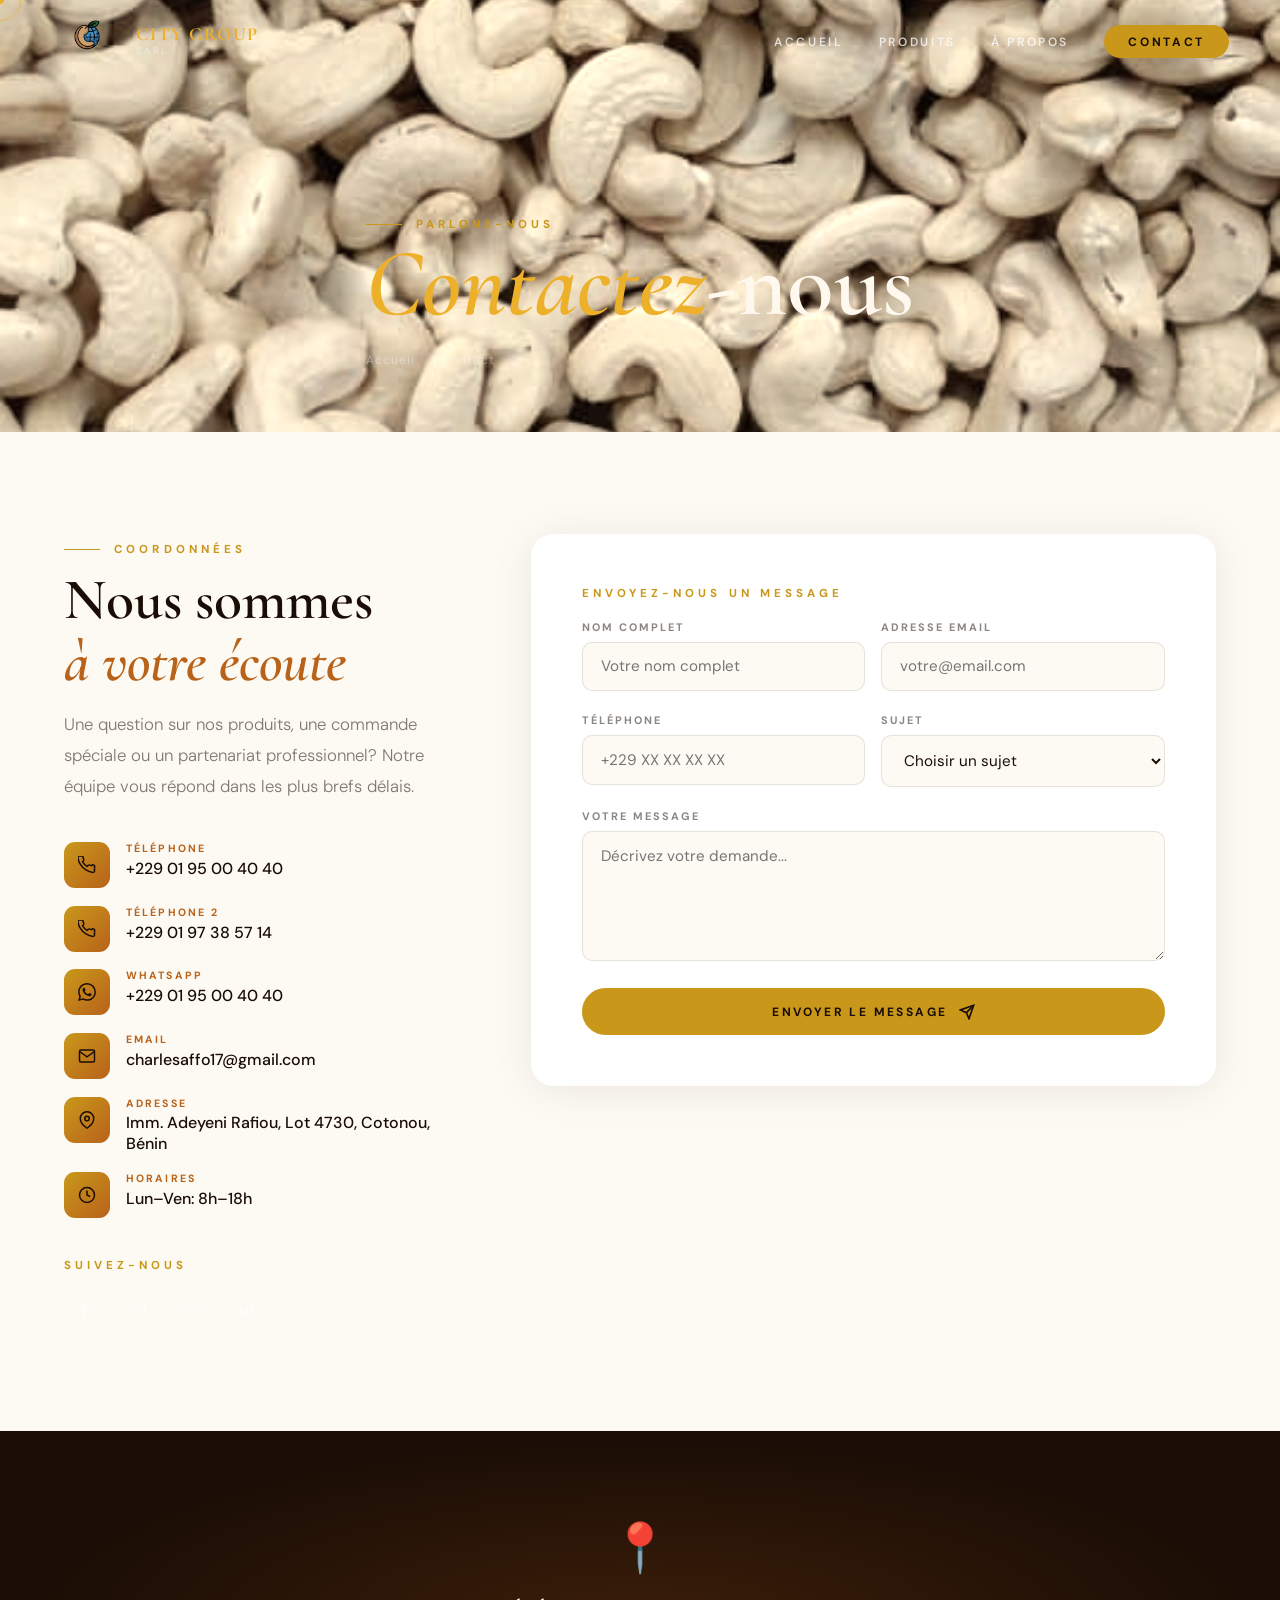
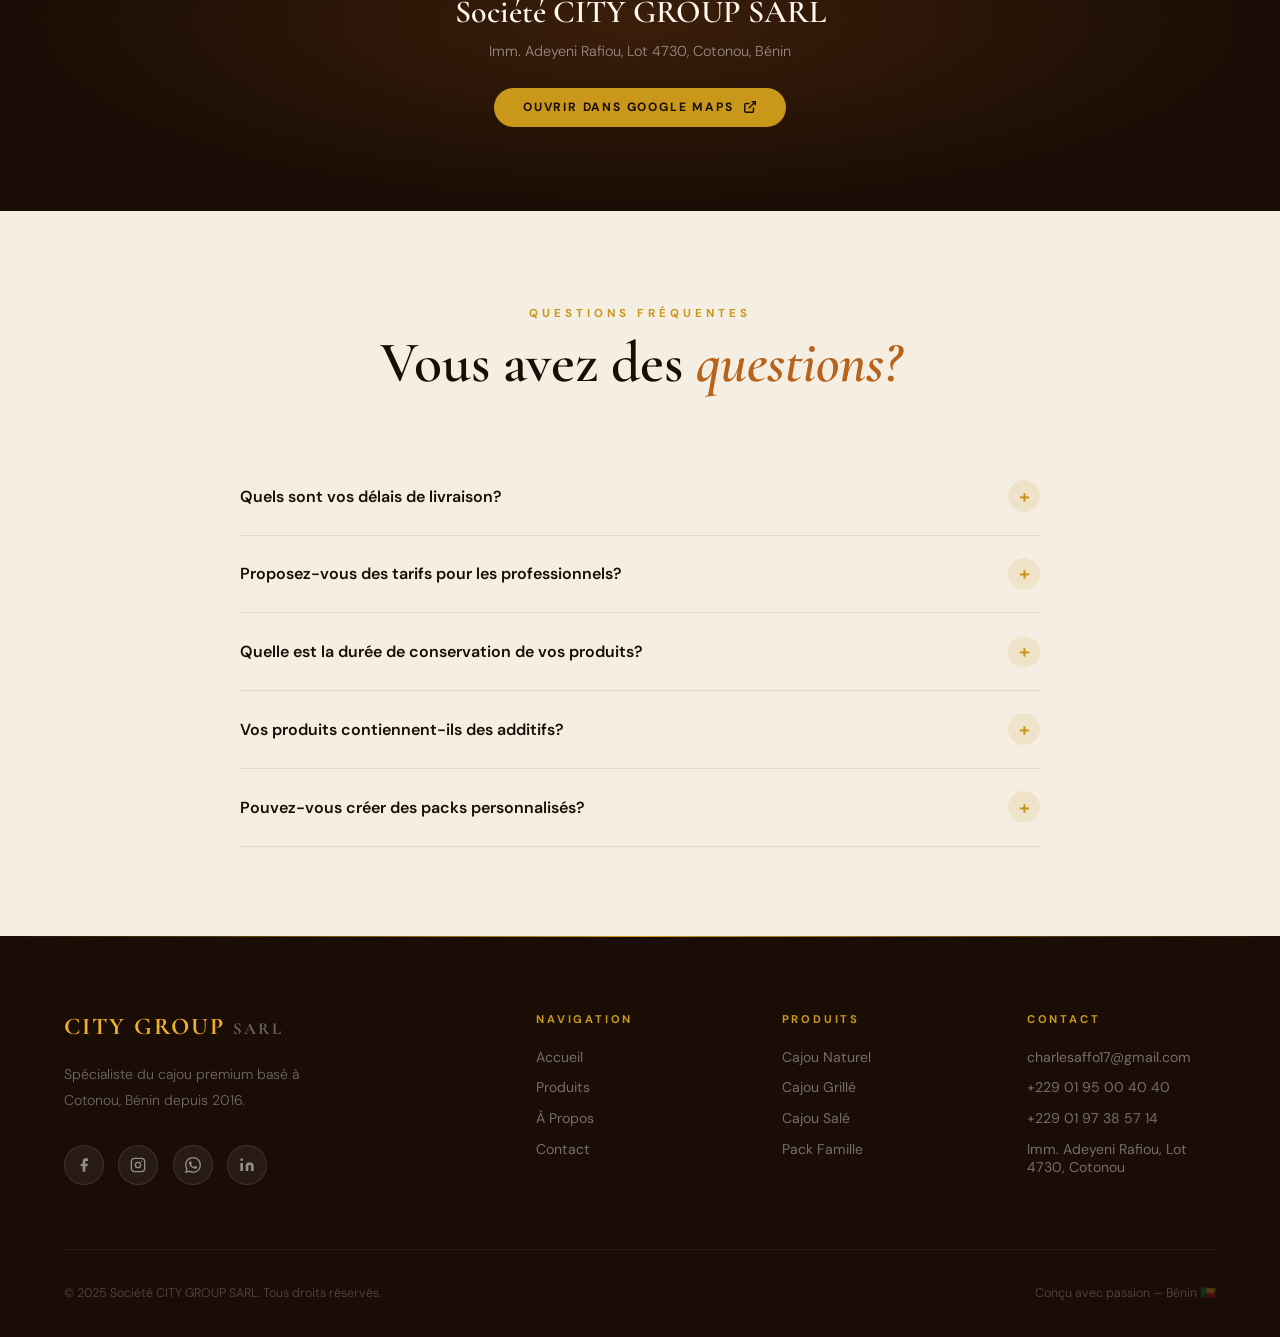
<file: contact.html>
<!DOCTYPE html>
<html lang="fr">
<head>
  <meta charset="UTF-8"/>
  <meta name="viewport" content="width=device-width, initial-scale=1.0"/>
  <meta name="description" content="Contactez la Société CITY GROUP SARL — Commandes, partenariats, informations sur nos cajous premium."/>
  <title>Contact — CITY GROUP SARL</title>
  <link rel="stylesheet" href="css/style.css"/>
  <link rel="preconnect" href="https://fonts.googleapis.com"/>
  <style>
    .faq-section {
      background: var(--off-white);
      padding: clamp(4rem,7vw,7rem) 0;
    }
    .faq-grid { max-width: 800px; margin: 3rem auto 0; }
    .faq-item {
      border-bottom: 1px solid rgba(26,13,5,.09);
      overflow: hidden;
    }
    .faq-q {
      display: flex; align-items: center; justify-content: space-between;
      padding: 1.4rem 0; gap: 1.5rem;
      cursor: none;
      font-weight: 600; font-size: 1rem; color: var(--espresso);
      transition: color .3s ease;
    }
    .faq-q:hover { color: var(--caramel); }
    .faq-icon {
      width: 32px; height: 32px; flex-shrink: 0;
      background: rgba(201,152,26,.12); border-radius: 50%;
      display: flex; align-items: center; justify-content: center;
      color: var(--gold); font-size: 1.2rem;
      transition: transform .35s ease, background .3s ease;
    }
    .faq-item.open .faq-icon { transform: rotate(45deg); background: var(--gold); color: var(--espresso); }
    .faq-a {
      max-height: 0; overflow: hidden;
      transition: max-height .4s var(--ease-out), padding .4s ease;
    }
    .faq-item.open .faq-a { max-height: 200px; }
    .faq-a p { padding-bottom: 1.4rem; color: rgba(26,13,5,.55); font-size: .95rem; }

    /* Map placeholder */
    .map-placeholder {
      background: var(--espresso); height: 380px;
      display: flex; align-items: center; justify-content: center;
      position: relative; overflow: hidden;
    }
    .map-placeholder::before {
      content: ''; position: absolute; inset: 0;
      background: radial-gradient(ellipse 70% 70% at 50% 50%, rgba(107,55,16,.4) 0%, transparent 70%);
    }
    .map-inner { text-align: center; position: relative; z-index: 1; }
    .map-pin { font-size: 3rem; margin-bottom: 1rem; animation: pinBounce 2s ease-in-out infinite; }
    @keyframes pinBounce { 0%,100%{transform:translateY(0)} 50%{transform:translateY(-12px)} }
    .map-inner h3 { color: var(--warm-white); margin-bottom: .5rem; }
    .map-inner p  { color: rgba(255,255,255,.5); font-size: .9rem; }
    .map-btn {
      display: inline-flex; align-items: center; gap: .6rem;
      margin-top: 1.5rem; padding: .7rem 1.8rem;
      background: var(--gold); color: var(--espresso);
      border-radius: 100px; font-size: .75rem; font-weight: 700;
      letter-spacing: .15em; text-transform: uppercase;
      transition: background .3s ease;
    }
    .map-btn:hover { background: var(--gold-bright); }
  </style>
</head>
<body>

  <div class="page-veil"></div>
  <div class="cursor"><div class="cursor-dot"></div><div class="cursor-ring"></div></div>

  <!-- NAVBAR -->
  <nav class="navbar scrolled">
    <div class="nav-inner">
      <a href="index.html" class="nav-logo">
        <img src="./assets/logo.WebP" alt="City Group SARL" style="height:72px; width:auto; object-fit:contain;"/>
        <div class="logo-name">
          CITY GROUP
          <sub>SARL</sub>
        </div>
      </a>
      <ul class="nav-menu">
        <li><a href="index.html"    class="nav-link">Accueil</a></li>
        <li><a href="products.html" class="nav-link">Produits</a></li>
        <li><a href="about.html"    class="nav-link">À Propos</a></li>
        <li><a href="contact.html"  class="nav-link nav-cta">Contact</a></li>
      </ul>
      <button class="hamburger" aria-label="Menu"><span></span><span></span><span></span></button>
    </div>
  </nav>
  <div class="nav-mobile">
    <ul class="nav-menu">
      <li><a href="index.html"    class="nav-link">Accueil</a></li>
      <li><a href="products.html" class="nav-link">Produits</a></li>
      <li><a href="about.html"    class="nav-link">À Propos</a></li>
      <li><a href="contact.html"  class="nav-link">Contact</a></li>
    </ul>
  </div>

  <!-- PAGE HERO -->
  <section class="page-hero">
    <div class="ph-bg">
      <img src="./assets/img7.WebP" alt="" loading="lazy"/>
    </div>
    <div class="container">
      <div class="ph-content">
        <span class="eyebrow-line eyebrow" data-reveal="up">Parlons-nous</span>
        <h1 data-reveal="up" data-delay="1"><em>Contactez</em>-nous</h1>
        <div class="breadcrumbs" data-reveal="up" data-delay="2">
          <a href="index.html">Accueil</a>
          <span class="bsep">›</span>
          <span>Contact</span>
        </div>
      </div>
    </div>
  </section>

  <!-- CONTACT SECTION -->
  <section class="sec-contact">
    <div class="container">
      <div class="contact-layout-2">

        <!-- Sidebar -->
        <div class="ctc-sidebar" data-reveal="left">
          <span class="eyebrow-line eyebrow">Coordonnées</span>
          <h2 style="margin:.7rem 0 .6rem;">Nous sommes<br/><em>à votre écoute</em></h2>
          <p>
            Une question sur nos produits, une commande spéciale ou un partenariat professionnel?
            Notre équipe vous répond dans les plus brefs délais.
          </p>

          <div class="ctc-details">
            <div class="ctc-det">
              <div class="ctc-det-icon">
                <svg viewBox="0 0 24 24" fill="none" stroke="currentColor" stroke-width="2"><path d="M22 16.92v3a2 2 0 01-2.18 2 19.79 19.79 0 01-8.63-3.07A19.5 19.5 0 013 10.81a19.79 19.79 0 01-3.07-8.67A2 2 0 011.9 0h3a2 2 0 012 1.72 12.8 12.8 0 00.7 2.81 2 2 0 01-.45 2.11L6.09 7.91a16 16 0 006 6l1.27-1.27a2 2 0 012.11-.45 12.8 12.8 0 002.81.7A2 2 0 0122 14.92z"/></svg>
              </div>
              <div class="ctc-det-info">
                <div class="lbl">Téléphone</div>
                <div class="val">+229 01 95 00 40 40</div>
              </div>
            </div>

            <div class="ctc-det">
              <div class="ctc-det-icon">
                <svg viewBox="0 0 24 24" fill="none" stroke="currentColor" stroke-width="2"><path d="M22 16.92v3a2 2 0 01-2.18 2 19.79 19.79 0 01-8.63-3.07A19.5 19.5 0 013 10.81a19.79 19.79 0 01-3.07-8.67A2 2 0 011.9 0h3a2 2 0 012 1.72 12.8 12.8 0 00.7 2.81 2 2 0 01-.45 2.11L6.09 7.91a16 16 0 006 6l1.27-1.27a2 2 0 012.11-.45 12.8 12.8 0 002.81.7A2 2 0 0122 14.92z"/></svg>
              </div>
              <div class="ctc-det-info">
                <div class="lbl">Téléphone 2</div>
                <div class="val">+229 01 97 38 57 14</div>
              </div>
            </div>

            <div class="ctc-det">
              <div class="ctc-det-icon">
                <svg viewBox="0 0 24 24" fill="currentColor"><path d="M17.472 14.382c-.297-.149-1.758-.867-2.03-.967-.273-.099-.471-.148-.67.15-.197.297-.767.966-.94 1.164-.173.199-.347.223-.644.075-.297-.15-1.255-.463-2.39-1.475-.883-.788-1.48-1.761-1.653-2.059-.173-.297-.018-.458.13-.606.134-.133.298-.347.446-.52.149-.174.198-.298.298-.497.099-.198.05-.371-.025-.52-.075-.149-.669-1.612-.916-2.207-.242-.579-.487-.5-.669-.51-.173-.008-.371-.01-.57-.01-.198 0-.52.074-.792.372-.272.297-1.04 1.016-1.04 2.479 0 1.462 1.065 2.875 1.213 3.074.149.198 2.096 3.2 5.077 4.487.709.306 1.262.489 1.694.625.712.227 1.36.195 1.871.118.571-.085 1.758-.719 2.006-1.413.248-.694.248-1.289.173-1.413-.074-.124-.272-.198-.57-.347m-5.421 7.403h-.004a9.87 9.87 0 01-5.031-1.378l-.361-.214-3.741.982.998-3.648-.235-.374a9.86 9.86 0 01-1.51-5.26c.001-5.45 4.436-9.884 9.888-9.884 2.64 0 5.122 1.03 6.988 2.898a9.825 9.825 0 012.893 6.994c-.003 5.45-4.437 9.884-9.885 9.884m8.413-18.297A11.815 11.815 0 0012.05 0C5.495 0 .16 5.335.157 11.892c0 2.096.547 4.142 1.588 5.945L.057 24l6.305-1.654a11.882 11.882 0 005.683 1.448h.005c6.554 0 11.89-5.335 11.893-11.893a11.821 11.821 0 00-3.48-8.413z"/></svg>
              </div>
              <div class="ctc-det-info">
                <div class="lbl">WhatsApp</div>
                <div class="val">+229 01 95 00 40 40</div>
              </div>
            </div>

            <div class="ctc-det">
              <div class="ctc-det-icon">
                <svg viewBox="0 0 24 24" fill="none" stroke="currentColor" stroke-width="2"><path d="M4 4h16c1.1 0 2 .9 2 2v12c0 1.1-.9 2-2 2H4c-1.1 0-2-.9-2-2V6c0-1.1.9-2 2-2z"/><polyline points="22,6 12,13 2,6"/></svg>
              </div>
              <div class="ctc-det-info">
                <div class="lbl">Email</div>
                <div class="val">charlesaffo17@gmail.com</div>
              </div>
            </div>

            <div class="ctc-det">
              <div class="ctc-det-icon">
                <svg viewBox="0 0 24 24" fill="none" stroke="currentColor" stroke-width="2"><path d="M21 10c0 7-9 13-9 13s-9-6-9-13a9 9 0 0118 0z"/><circle cx="12" cy="10" r="3"/></svg>
              </div>
              <div class="ctc-det-info">
                <div class="lbl">Adresse</div>
                <div class="val">Imm. Adeyeni Rafiou, Lot 4730, Cotonou, Bénin</div>
              </div>
            </div>

            <div class="ctc-det">
              <div class="ctc-det-icon">
                <svg viewBox="0 0 24 24" fill="none" stroke="currentColor" stroke-width="2"><circle cx="12" cy="12" r="10"/><polyline points="12 6 12 12 16 14"/></svg>
              </div>
              <div class="ctc-det-info">
                <div class="lbl">Horaires</div>
                <div class="val">Lun–Ven: 8h–18h</div>
              </div>
            </div>
          </div>

          <!-- Social -->
          <div style="margin-top:2.5rem;">
            <div class="eyebrow" style="margin-bottom:1rem;">Suivez-nous</div>
            <div class="social-row">
              <a href="#" class="s-link" aria-label="Facebook"><svg viewBox="0 0 24 24" fill="currentColor"><path d="M18 2h-3a5 5 0 00-5 5v3H7v4h3v8h4v-8h3l1-4h-4V7a1 1 0 011-1h3z"/></svg></a>
              <a href="#" class="s-link" aria-label="Instagram"><svg viewBox="0 0 24 24" fill="none" stroke="currentColor" stroke-width="2"><rect x="2" y="2" width="20" height="20" rx="5"/><circle cx="12" cy="12" r="4"/><circle cx="17.5" cy="6.5" r="1" fill="currentColor" stroke="none"/></svg></a>
              <a href="https://wa.me/22901950040" class="s-link" aria-label="WhatsApp"><svg viewBox="0 0 24 24" fill="currentColor"><path d="M17.472 14.382c-.297-.149-1.758-.867-2.03-.967-.273-.099-.471-.148-.67.15-.197.297-.767.966-.94 1.164-.173.199-.347.223-.644.075-.297-.15-1.255-.463-2.39-1.475-.883-.788-1.48-1.761-1.653-2.059-.173-.297-.018-.458.13-.606.134-.133.298-.347.446-.52.149-.174.198-.298.298-.497.099-.198.05-.371-.025-.52-.075-.149-.669-1.612-.916-2.207-.242-.579-.487-.5-.669-.51-.173-.008-.371-.01-.57-.01-.198 0-.52.074-.792.372-.272.297-1.04 1.016-1.04 2.479 0 1.462 1.065 2.875 1.213 3.074.149.198 2.096 3.2 5.077 4.487.709.306 1.262.489 1.694.625.712.227 1.36.195 1.871.118.571-.085 1.758-.719 2.006-1.413.248-.694.248-1.289.173-1.413-.074-.124-.272-.198-.57-.347m-5.421 7.403h-.004a9.87 9.87 0 01-5.031-1.378l-.361-.214-3.741.982.998-3.648-.235-.374a9.86 9.86 0 01-1.51-5.26c.001-5.45 4.436-9.884 9.888-9.884 2.64 0 5.122 1.03 6.988 2.898a9.825 9.825 0 012.893 6.994c-.003 5.45-4.437 9.884-9.885 9.884m8.413-18.297A11.815 11.815 0 0012.05 0C5.495 0 .16 5.335.157 11.892c0 2.096.547 4.142 1.588 5.945L.057 24l6.305-1.654a11.882 11.882 0 005.683 1.448h.005c6.554 0 11.89-5.335 11.893-11.893a11.821 11.821 0 00-3.48-8.413z"/></svg></a>
              <a href="#" class="s-link" aria-label="LinkedIn"><svg viewBox="0 0 24 24" fill="currentColor"><path d="M16 8a6 6 0 016 6v7h-4v-7a2 2 0 00-2-2 2 2 0 00-2 2v7h-4v-7a6 6 0 016-6zM2 9h4v12H2z"/><circle cx="4" cy="4" r="2"/></svg></a>
            </div>
          </div>
        </div>

        <!-- Form -->
        <div class="form-card" data-reveal="right">
          <span class="eyebrow" style="display:block; margin-bottom:1.2rem;">Envoyez-nous un message</span>
          <form id="contactForm" novalidate>
            <div class="form-row-2">
              <div class="form-group">
                <label for="nom">Nom complet</label>
                <input type="text" id="nom" name="nom" placeholder="Votre nom complet" required/>
              </div>
              <div class="form-group">
                <label for="email">Adresse email</label>
                <input type="email" id="email" name="email" placeholder="votre@email.com" required/>
              </div>
            </div>
            <div class="form-row-2">
              <div class="form-group">
                <label for="tel">Téléphone</label>
                <input type="tel" id="tel" name="tel" placeholder="+229 XX XX XX XX"/>
              </div>
              <div class="form-group">
                <label for="sujet">Sujet</label>
                <select id="sujet" name="sujet">
                  <option value="">Choisir un sujet</option>
                  <option value="commande">Passer une commande</option>
                  <option value="pro">Partenariat professionnel</option>
                  <option value="info">Informations produits</option>
                  <option value="devis">Demande de devis</option>
                  <option value="autre">Autre</option>
                </select>
              </div>
            </div>
            <div class="form-group">
              <label for="message">Votre message</label>
              <textarea id="message" name="message" placeholder="Décrivez votre demande..." required></textarea>
            </div>
            <button type="submit" class="btn btn-primary" style="width:100%; justify-content:center;">
              <span>Envoyer le message</span>
              <svg width="16" height="16" viewBox="0 0 24 24" fill="none" stroke="currentColor" stroke-width="2.5"><line x1="22" y1="2" x2="11" y2="13"/><polygon points="22 2 15 22 11 13 2 9 22 2"/></svg>
            </button>
          </form>
          <div class="form-msg" id="formSuccess">
            ✓ Votre message a bien été envoyé! Nous vous répondrons dans les plus brefs délais.
          </div>
        </div>

      </div><!-- /contact-layout-2 -->
    </div>
  </section>

  <!-- MAP PLACEHOLDER -->
  <div class="map-placeholder">
    <div class="map-inner">
      <div class="map-pin">📍</div>
      <h3>Société CITY GROUP SARL</h3>
      <p>Imm. Adeyeni Rafiou, Lot 4730, Cotonou, Bénin</p>
      <a href="https://maps.google.com/maps?q=Cotonou,Benin" target="_blank" class="map-btn">
        Ouvrir dans Google Maps
        <svg width="14" height="14" viewBox="0 0 24 24" fill="none" stroke="currentColor" stroke-width="2.5"><path d="M18 13v6a2 2 0 01-2 2H5a2 2 0 01-2-2V8a2 2 0 012-2h6"/><polyline points="15 3 21 3 21 9"/><line x1="10" y1="14" x2="21" y2="3"/></svg>
      </a>
    </div>
  </div>

  <!-- FAQ SECTION -->
  <section class="faq-section">
    <div class="container">
      <div class="sec-header center" data-reveal="up">
        <span class="eyebrow">Questions Fréquentes</span>
        <h2 class="sec-title">Vous avez des <em>questions?</em></h2>
      </div>
      <div class="faq-grid">
        <div class="faq-item" data-reveal="up">
          <div class="faq-q" onclick="toggleFaq(this)">
            <span>Quels sont vos délais de livraison?</span>
            <div class="faq-icon">+</div>
          </div>
          <div class="faq-a">
            <p>Nous livrons partout au Bénin sous 24 à 48 heures ouvrées. Pour Cotonou et ses environs, la livraison peut être effectuée le jour même pour les commandes passées avant 12h.</p>
          </div>
        </div>
        <div class="faq-item" data-reveal="up" data-delay="1">
          <div class="faq-q" onclick="toggleFaq(this)">
            <span>Proposez-vous des tarifs pour les professionnels?</span>
            <div class="faq-icon">+</div>
          </div>
          <div class="faq-a">
            <p>Oui, nous avons des grilles tarifaires spéciales pour les revendeurs, restaurants, pâtisseries et autres professionnels. Contactez-nous pour obtenir notre catalogue B2B.</p>
          </div>
        </div>
        <div class="faq-item" data-reveal="up" data-delay="2">
          <div class="faq-q" onclick="toggleFaq(this)">
            <span>Quelle est la durée de conservation de vos produits?</span>
            <div class="faq-icon">+</div>
          </div>
          <div class="faq-a">
            <p>Nos cajous conditionnés en emballage hermétique se conservent entre 6 et 12 mois dans un endroit frais et sec. Une fois ouvert, consommez dans les 4 à 6 semaines.</p>
          </div>
        </div>
        <div class="faq-item" data-reveal="up" data-delay="3">
          <div class="faq-q" onclick="toggleFaq(this)">
            <span>Vos produits contiennent-ils des additifs?</span>
            <div class="faq-icon">+</div>
          </div>
          <div class="faq-a">
            <p>Non. Nos cajous sont 100% naturels, sans additifs, sans conservateurs et sans colorants artificiels. Pour le cajou salé, nous utilisons uniquement du sel de mer naturel.</p>
          </div>
        </div>
        <div class="faq-item" data-reveal="up">
          <div class="faq-q" onclick="toggleFaq(this)">
            <span>Pouvez-vous créer des packs personnalisés?</span>
            <div class="faq-icon">+</div>
          </div>
          <div class="faq-a">
            <p>Absolument! Pour les événements, cadeaux corporatifs ou commandes spéciales, nous proposons des packs personnalisés avec votre logo ou message. Contactez-nous pour plus de détails.</p>
          </div>
        </div>
      </div>
    </div>
  </section>

  <!-- FOOTER -->
  <footer class="footer">
    <div class="container">
      <div class="footer-grid">
        <div class="footer-brand">
          <div class="logo-name" style="font-size:1.5rem; margin-bottom:1rem; display:block;">CITY GROUP <span style="color:rgba(255,255,255,.35); font-size:.7em;">SARL</span></div>
          <p>Spécialiste du cajou premium basé à Cotonou, Bénin depuis 2016.</p>
          <div class="social-row">
            <a href="#" class="s-link" aria-label="Facebook"><svg viewBox="0 0 24 24" fill="currentColor"><path d="M18 2h-3a5 5 0 00-5 5v3H7v4h3v8h4v-8h3l1-4h-4V7a1 1 0 011-1h3z"/></svg></a>
            <a href="#" class="s-link" aria-label="Instagram"><svg viewBox="0 0 24 24" fill="none" stroke="currentColor" stroke-width="2"><rect x="2" y="2" width="20" height="20" rx="5"/><circle cx="12" cy="12" r="4"/><circle cx="17.5" cy="6.5" r="1" fill="currentColor" stroke="none"/></svg></a>
            <a href="#" class="s-link" aria-label="WhatsApp"><svg viewBox="0 0 24 24" fill="currentColor"><path d="M17.472 14.382c-.297-.149-1.758-.867-2.03-.967-.273-.099-.471-.148-.67.15-.197.297-.767.966-.94 1.164-.173.199-.347.223-.644.075-.297-.15-1.255-.463-2.39-1.475-.883-.788-1.48-1.761-1.653-2.059-.173-.297-.018-.458.13-.606.134-.133.298-.347.446-.52.149-.174.198-.298.298-.497.099-.198.05-.371-.025-.52-.075-.149-.669-1.612-.916-2.207-.242-.579-.487-.5-.669-.51-.173-.008-.371-.01-.57-.01-.198 0-.52.074-.792.372-.272.297-1.04 1.016-1.04 2.479 0 1.462 1.065 2.875 1.213 3.074.149.198 2.096 3.2 5.077 4.487.709.306 1.262.489 1.694.625.712.227 1.36.195 1.871.118.571-.085 1.758-.719 2.006-1.413.248-.694.248-1.289.173-1.413-.074-.124-.272-.198-.57-.347m-5.421 7.403h-.004a9.87 9.87 0 01-5.031-1.378l-.361-.214-3.741.982.998-3.648-.235-.374a9.86 9.86 0 01-1.51-5.26c.001-5.45 4.436-9.884 9.888-9.884 2.64 0 5.122 1.03 6.988 2.898a9.825 9.825 0 012.893 6.994c-.003 5.45-4.437 9.884-9.885 9.884m8.413-18.297A11.815 11.815 0 0012.05 0C5.495 0 .16 5.335.157 11.892c0 2.096.547 4.142 1.588 5.945L.057 24l6.305-1.654a11.882 11.882 0 005.683 1.448h.005c6.554 0 11.89-5.335 11.893-11.893a11.821 11.821 0 00-3.48-8.413z"/></svg></a>
            <a href="#" class="s-link" aria-label="LinkedIn"><svg viewBox="0 0 24 24" fill="currentColor"><path d="M16 8a6 6 0 016 6v7h-4v-7a2 2 0 00-2-2 2 2 0 00-2 2v7h-4v-7a6 6 0 016-6zM2 9h4v12H2z"/><circle cx="4" cy="4" r="2"/></svg></a>
          </div>
        </div>
        <div class="footer-col"><h5>Navigation</h5><div class="footer-links"><a href="index.html">Accueil</a><a href="products.html">Produits</a><a href="about.html">À Propos</a><a href="contact.html">Contact</a></div></div>
        <div class="footer-col"><h5>Produits</h5><div class="footer-links"><a href="products.html">Cajou Naturel</a><a href="products.html">Cajou Grillé</a><a href="products.html">Cajou Salé</a><a href="products.html">Pack Famille</a></div></div>
        <div class="footer-col"><h5>Contact</h5><div class="footer-links"><a href="mailto:charlesaffo17@gmail.com">charlesaffo17@gmail.com</a><a href="tel:+22901950040">+229 01 95 00 40 40</a><a href="tel:+22901973857">+229 01 97 38 57 14</a><a href="#">Imm. Adeyeni Rafiou, Lot 4730, Cotonou</a></div></div>
      </div>
      <div class="footer-bottom">
        <p>© 2025 Société CITY GROUP SARL. Tous droits réservés.</p>
        <p>Conçu avec passion — Bénin 🇧🇯</p>
      </div>
    </div>
  </footer>

  <script src="js/main.js"></script>
  <script>
    function toggleFaq(el) {
      const item = el.parentElement;
      const allItems = document.querySelectorAll('.faq-item');
      allItems.forEach(function(i){ if(i !== item) i.classList.remove('open'); });
      item.classList.toggle('open');
    }
  </script>
</body>
</html>
</file>
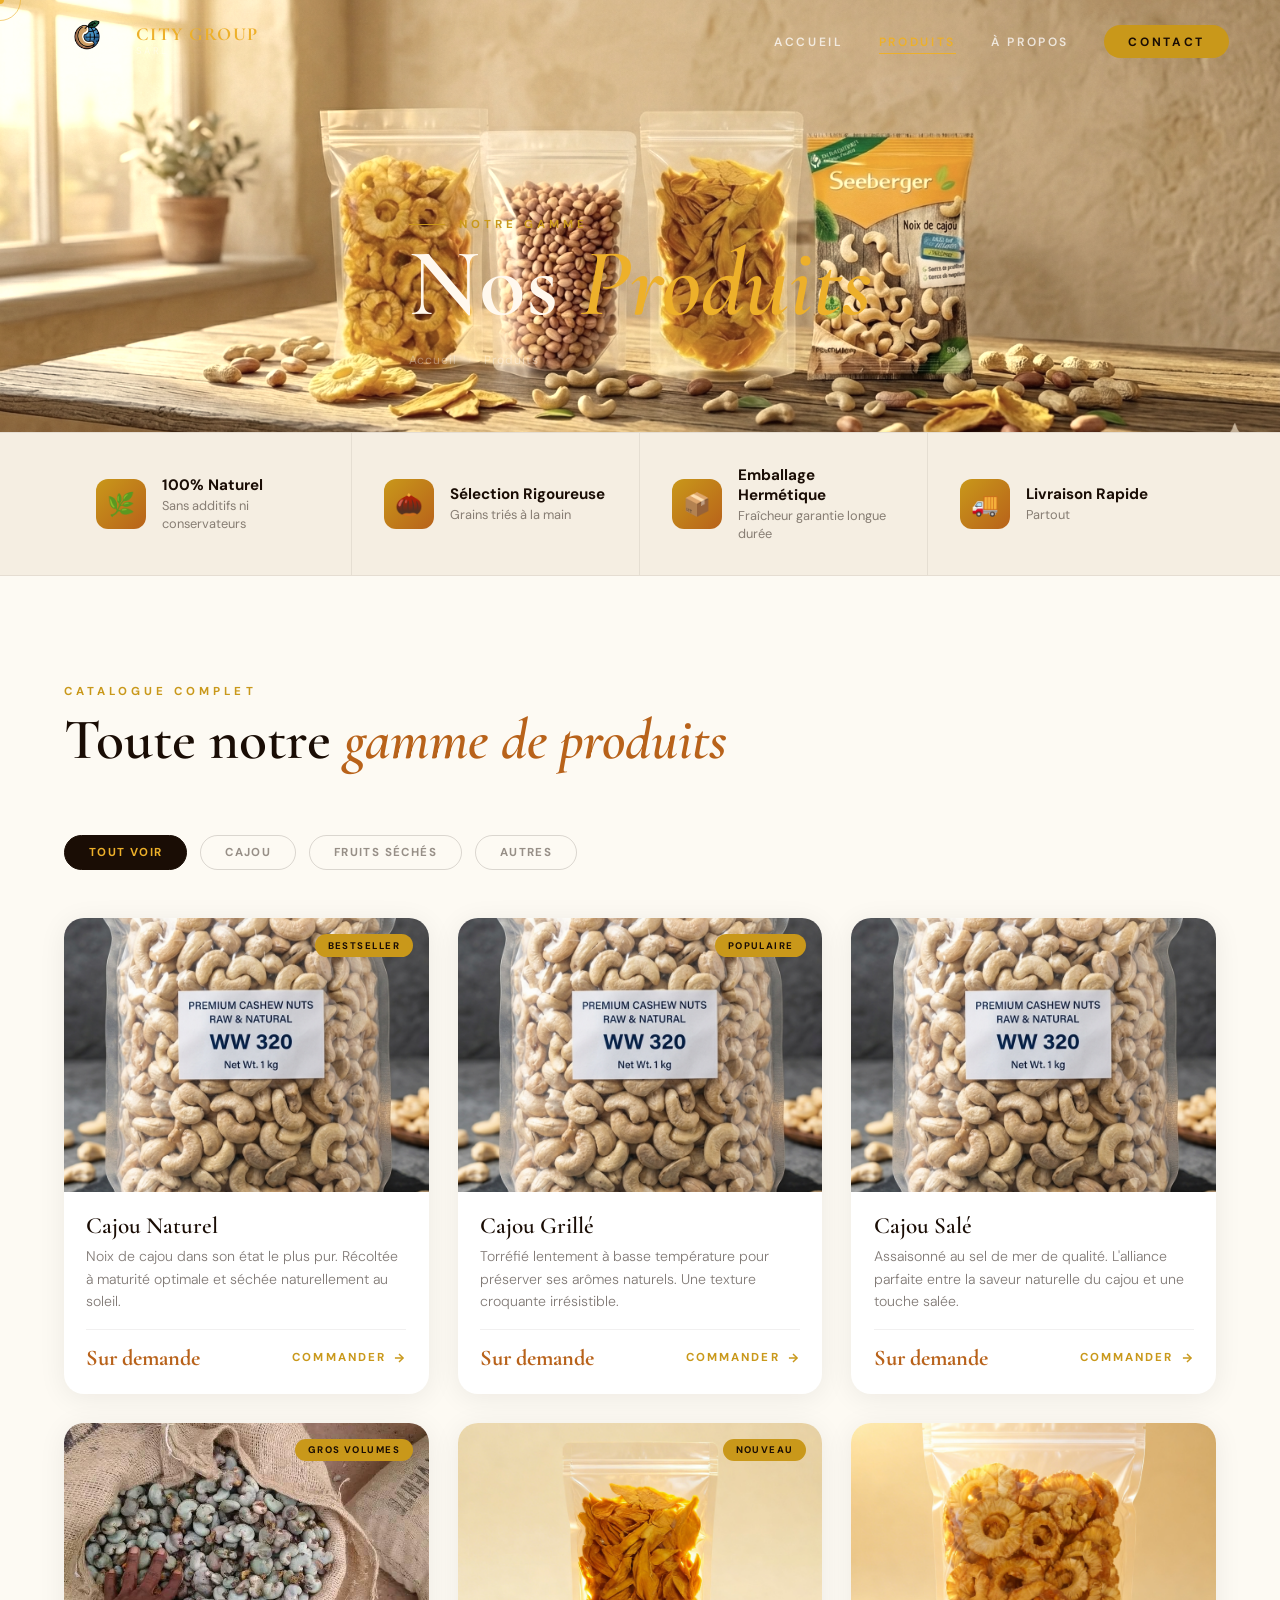
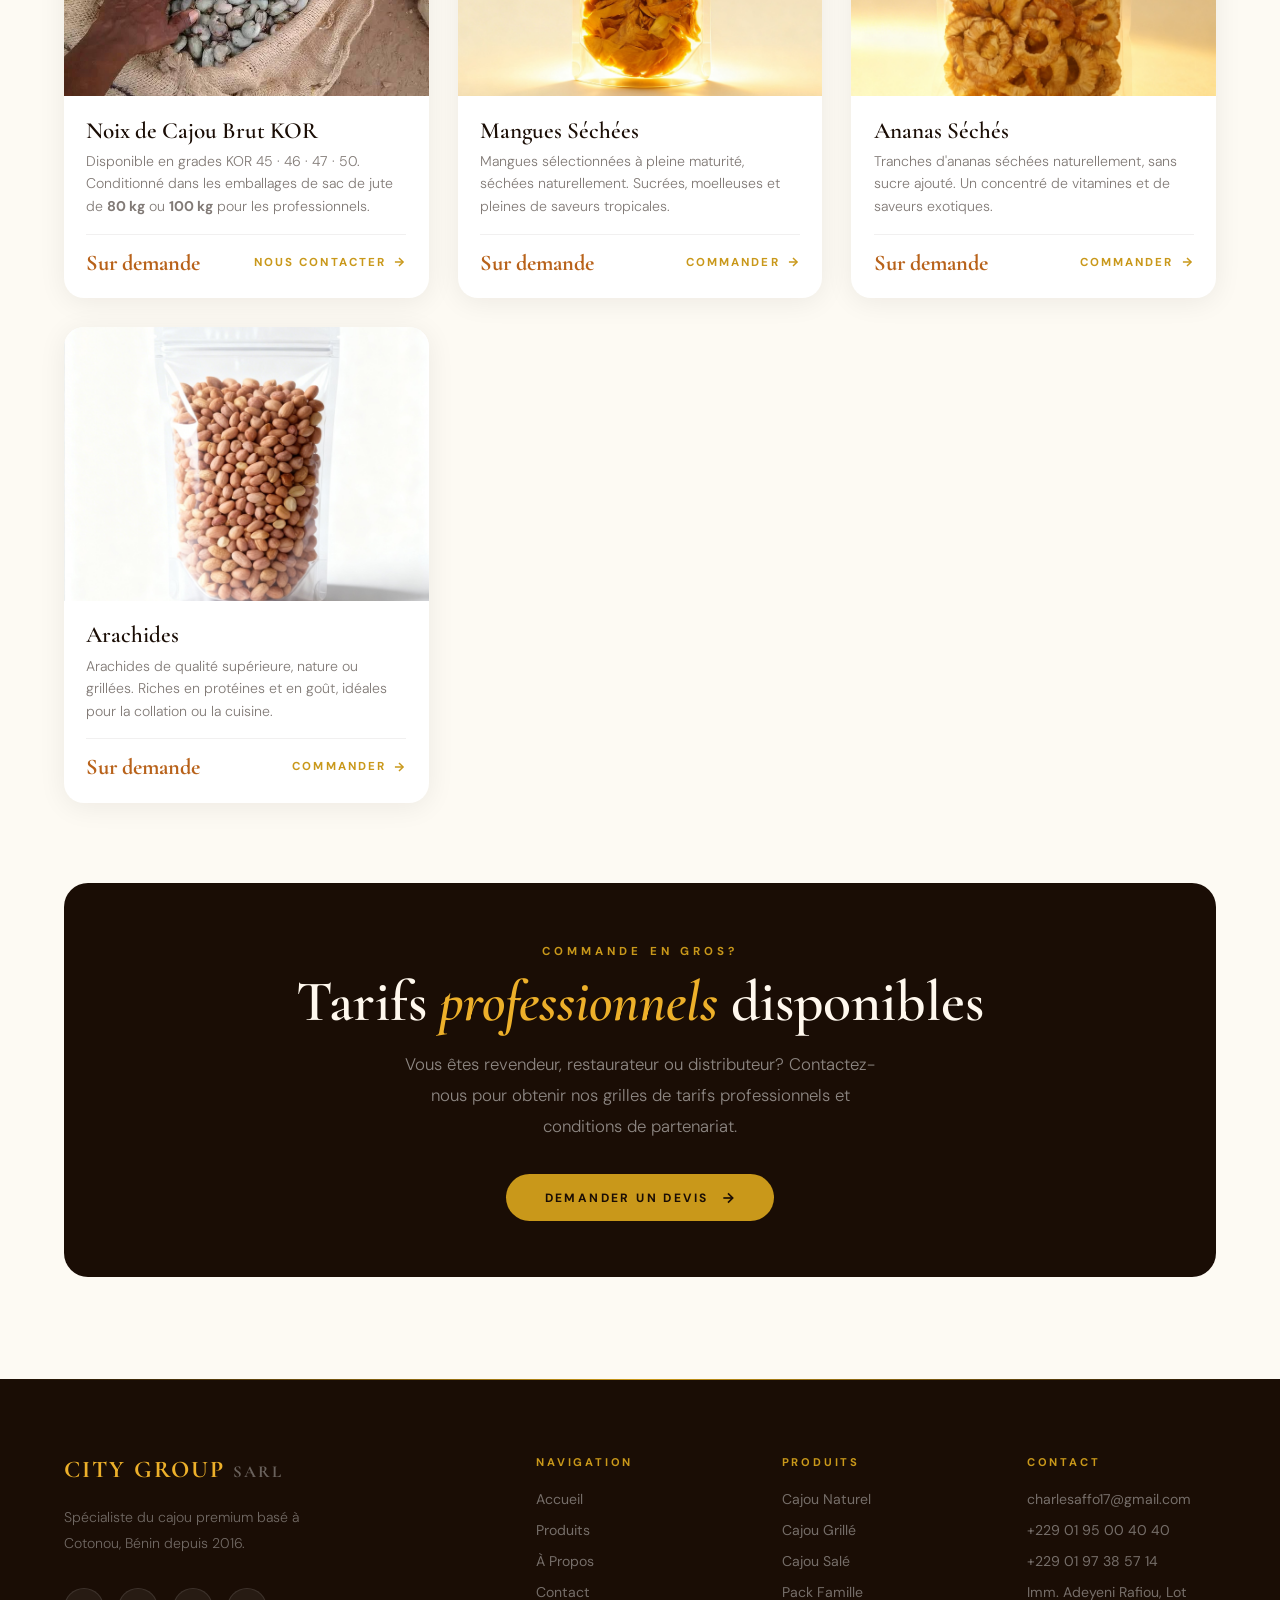
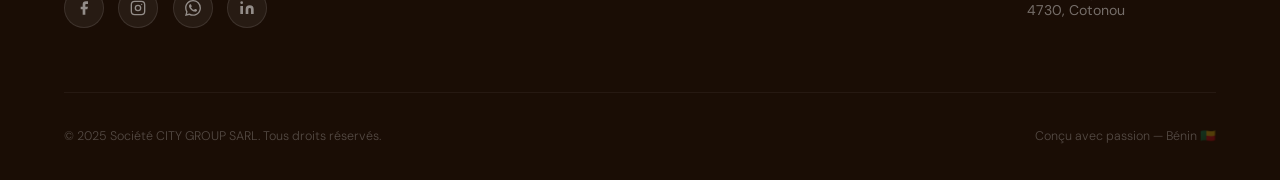
<file: products.html>
<!DOCTYPE html>
<html lang="fr">
<head>
  <meta charset="UTF-8"/>
  <meta name="viewport" content="width=device-width, initial-scale=1.0"/>
  <meta name="description" content="Découvrez la gamme complète de cajou premium de CITY GROUP SARL — Naturel, Grillé, Salé et plus encore."/>
  <title>Produits — CITY GROUP SARL</title>
  <link rel="stylesheet" href="css/style.css"/>
  <link rel="preconnect" href="https://fonts.googleapis.com"/>
  <style>
    /* Extra product page styles */
    .feature-bar {
      background: var(--off-white);
      border-top: 1px solid rgba(26,13,5,.07);
      border-bottom: 1px solid rgba(26,13,5,.07);
    }
    .feature-grid {
      display: grid;
      grid-template-columns: repeat(4, 1fr);
      gap: 0;
    }
    .feature-item {
      display: flex; align-items: center; gap: 1rem;
      padding: 2rem 2rem;
      border-right: 1px solid rgba(26,13,5,.07);
      transition: background .3s ease;
    }
    .feature-item:last-child { border-right: none; }
    .feature-item:hover { background: white; }
    .feat-icon {
      width: 50px; height: 50px; flex-shrink: 0;
      background: linear-gradient(135deg, var(--gold), var(--caramel));
      border-radius: 12px;
      display: flex; align-items: center; justify-content: center;
      font-size: 1.4rem;
    }
    .feat-title { font-weight: 700; font-size: .95rem; color: var(--espresso); margin-bottom: .15rem; }
    .feat-desc  { font-size: .8rem; color: rgba(26,13,5,.5); line-height: 1.4; }
    @media(max-width:900px){ .feature-grid{grid-template-columns:repeat(2,1fr);} .feature-item{border-bottom:1px solid rgba(26,13,5,.07);} }
    @media(max-width:480px){ .feature-grid{grid-template-columns:1fr;} }
  </style>
</head>
<body>

  <!-- PAGE VEIL -->
  <div class="page-veil"></div>

  <!-- CURSOR -->
  <div class="cursor">
    <div class="cursor-dot"></div>
    <div class="cursor-ring"></div>
  </div>

  <!-- NAVBAR -->
  <nav class="navbar scrolled">
    <div class="nav-inner">
      <a href="index.html" class="nav-logo">
        <img src="./assets/logo.WebP" alt="City Group SARL" style="height:72px; width:auto; object-fit:contain;"/>
        <div class="logo-name">
          CITY GROUP
          <sub>SARL</sub>
        </div>
      </a>
      <ul class="nav-menu">
        <li><a href="index.html"    class="nav-link">Accueil</a></li>
        <li><a href="products.html" class="nav-link">Produits</a></li>
        <li><a href="about.html"    class="nav-link">À Propos</a></li>
        <li><a href="contact.html"  class="nav-link nav-cta">Contact</a></li>
      </ul>
      <button class="hamburger" aria-label="Menu"><span></span><span></span><span></span></button>
    </div>
  </nav>
  <div class="nav-mobile">
    <ul class="nav-menu">
      <li><a href="index.html"    class="nav-link">Accueil</a></li>
      <li><a href="products.html" class="nav-link">Produits</a></li>
      <li><a href="about.html"    class="nav-link">À Propos</a></li>
      <li><a href="contact.html"  class="nav-link">Contact</a></li>
    </ul>
  </div>

  <!-- PAGE HERO -->
  <section class="page-hero">
    <div class="ph-bg">
      <img src="./assets/products.WebP" alt="" loading="lazy"/>
    </div>
    <div class="container">
      <div class="ph-content">
        <span class="eyebrow-line eyebrow" data-reveal="up">Notre Gamme</span>
        <h1 data-reveal="up" data-delay="1">Nos <em>Produits</em></h1>
        <div class="breadcrumbs" data-reveal="up" data-delay="2">
          <a href="index.html">Accueil</a>
          <span class="bsep">›</span>
          <span>Produits</span>
        </div>
      </div>
    </div>
  </section>

  <!-- FEATURES BAR -->
  <div class="feature-bar">
    <div class="container" style="padding:0 clamp(1.5rem,5vw,5rem)">
      <div class="feature-grid">
        <div class="feature-item" data-reveal="up">
          <div class="feat-icon">🌿</div>
          <div>
            <div class="feat-title">100% Naturel</div>
            <div class="feat-desc">Sans additifs ni conservateurs</div>
          </div>
        </div>
        <div class="feature-item" data-reveal="up" data-delay="1">
          <div class="feat-icon">🌰</div>
          <div>
            <div class="feat-title">Sélection Rigoureuse</div>
            <div class="feat-desc">Grains triés à la main</div>
          </div>
        </div>
        <div class="feature-item" data-reveal="up" data-delay="2">
          <div class="feat-icon">📦</div>
          <div>
            <div class="feat-title">Emballage Hermétique</div>
            <div class="feat-desc">Fraîcheur garantie longue durée</div>
          </div>
        </div>
        <div class="feature-item" data-reveal="up" data-delay="3">
          <div class="feat-icon">🚚</div>
          <div>
            <div class="feat-title">Livraison Rapide</div>
            <div class="feat-desc">Partout</div>
          </div>
        </div>
      </div>
    </div>
  </div>

  <!-- PRODUCTS SECTION -->
  <section class="sec-products">
    <div class="container">
      <div class="sec-header" data-reveal="up">
        <span class="eyebrow">Catalogue Complet</span>
        <h2 class="sec-title">Toute notre <em>gamme de produits</em></h2>
      </div>

      <!-- Filter Buttons -->
      <div class="filter-row" data-reveal="up">
        <button class="f-btn active" data-filter="all">Tout voir</button>
        <button class="f-btn" data-filter="cajou">Cajou</button>
        <button class="f-btn" data-filter="seche">Fruits Séchés</button>
        <button class="f-btn" data-filter="autre">Autres</button>
      </div>

      <!-- Products Grid -->
      <div class="products-full">

        <!-- Cajou Naturel -->
        <div class="product-card product-item" data-cat="cajou" data-reveal="up">
          <div class="pc-img">
            <img src="./assets/pack-cajou.WebP" alt="Cajou Naturel" loading="lazy"/>
            <span class="pc-badge">Bestseller</span>
          </div>
          <div class="pc-body">
            <h3>Cajou Naturel</h3>
            <p>Noix de cajou dans son état le plus pur. Récoltée à maturité optimale et séchée naturellement au soleil.</p>
            <div class="pc-footer">
              <span class="price">Sur demande</span>
              <a href="contact.html" class="pc-link">Commander <svg width="14" height="14" viewBox="0 0 24 24" fill="none" stroke="currentColor" stroke-width="2.5"><line x1="5" y1="12" x2="19" y2="12"/><polyline points="12 5 19 12 12 19"/></svg></a>
            </div>
          </div>
        </div>

        <!-- Cajou Grillé -->
        <div class="product-card product-item" data-cat="cajou" data-reveal="up" data-delay="1">
          <div class="pc-img">
            <img src="./assets/pack-cajou.WebP" alt="Cajou Grillé" loading="lazy"/>
            <span class="pc-badge">Populaire</span>
          </div>
          <div class="pc-body">
            <h3>Cajou Grillé</h3>
            <p>Torréfié lentement à basse température pour préserver ses arômes naturels. Une texture croquante irrésistible.</p>
            <div class="pc-footer">
              <span class="price">Sur demande</span>
              <a href="contact.html" class="pc-link">Commander <svg width="14" height="14" viewBox="0 0 24 24" fill="none" stroke="currentColor" stroke-width="2.5"><line x1="5" y1="12" x2="19" y2="12"/><polyline points="12 5 19 12 12 19"/></svg></a>
            </div>
          </div>
        </div>

        <!-- Cajou Salé -->
        <div class="product-card product-item" data-cat="cajou" data-reveal="up" data-delay="2">
          <div class="pc-img">
            <img src="./assets/pack-cajou.WebP" alt="Cajou Salé" loading="lazy"/>
          </div>
          <div class="pc-body">
            <h3>Cajou Salé</h3>
            <p>Assaisonné au sel de mer de qualité. L'alliance parfaite entre la saveur naturelle du cajou et une touche salée.</p>
            <div class="pc-footer">
              <span class="price">Sur demande</span>
              <a href="contact.html" class="pc-link">Commander <svg width="14" height="14" viewBox="0 0 24 24" fill="none" stroke="currentColor" stroke-width="2.5"><line x1="5" y1="12" x2="19" y2="12"/><polyline points="12 5 19 12 12 19"/></svg></a>
            </div>
          </div>
        </div>

        <!-- Noix de cajou brut KOR -->
        <div class="product-card product-item" data-cat="cajou" data-reveal="up">
          <div class="pc-img">
            <img src="./assets/cajou-brut1.WebP" alt="Noix de cajou brut KOR" loading="lazy"/>
            <span class="pc-badge">Gros volumes</span>
          </div>
          <div class="pc-body">
            <h3>Noix de Cajou Brut KOR</h3>
            <p>Disponible en grades KOR 45 · 46 · 47 · 50. Conditionné dans les emballages de sac de jute de <strong>80 kg</strong> ou <strong>100 kg</strong> pour les professionnels.</p>
            <div class="pc-footer">
              <span class="price">Sur demande</span>
              <a href="contact.html" class="pc-link">Nous contacter <svg width="14" height="14" viewBox="0 0 24 24" fill="none" stroke="currentColor" stroke-width="2.5"><line x1="5" y1="12" x2="19" y2="12"/><polyline points="12 5 19 12 12 19"/></svg></a>
            </div>
          </div>
        </div>

        <!-- Mangues Séchées -->
        <div class="product-card product-item" data-cat="seche" data-reveal="up" data-delay="1">
          <div class="pc-img">
            <img src="./assets/mangues-seches.WebP" alt="Mangues Séchées" loading="lazy"/>
            <span class="pc-badge">Nouveau</span>
          </div>
          <div class="pc-body">
            <h3>Mangues Séchées</h3>
            <p>Mangues sélectionnées à pleine maturité, séchées naturellement. Sucrées, moelleuses et pleines de saveurs tropicales.</p>
            <div class="pc-footer">
              <span class="price">Sur demande</span>
              <a href="contact.html" class="pc-link">Commander <svg width="14" height="14" viewBox="0 0 24 24" fill="none" stroke="currentColor" stroke-width="2.5"><line x1="5" y1="12" x2="19" y2="12"/><polyline points="12 5 19 12 12 19"/></svg></a>
            </div>
          </div>
        </div>

        <!-- Ananas Séchés -->
        <div class="product-card product-item" data-cat="seche" data-reveal="up" data-delay="2">
          <div class="pc-img">
            <img src="./assets/ananas-seches.WebP" alt="Ananas Séchés" loading="lazy"/>
          </div>
          <div class="pc-body">
            <h3>Ananas Séchés</h3>
            <p>Tranches d'ananas séchées naturellement, sans sucre ajouté. Un concentré de vitamines et de saveurs exotiques.</p>
            <div class="pc-footer">
              <span class="price">Sur demande</span>
              <a href="contact.html" class="pc-link">Commander <svg width="14" height="14" viewBox="0 0 24 24" fill="none" stroke="currentColor" stroke-width="2.5"><line x1="5" y1="12" x2="19" y2="12"/><polyline points="12 5 19 12 12 19"/></svg></a>
            </div>
          </div>
        </div>

        <!-- Arachides -->
        <div class="product-card product-item" data-cat="autre" data-reveal="up">
          <div class="pc-img">
            <img src="./assets/arachides.WebP" alt="Arachides" loading="lazy"/>
          </div>
          <div class="pc-body">
            <h3>Arachides</h3>
            <p>Arachides de qualité supérieure, nature ou grillées. Riches en protéines et en goût, idéales pour la collation ou la cuisine.</p>
            <div class="pc-footer">
              <span class="price">Sur demande</span>
              <a href="contact.html" class="pc-link">Commander <svg width="14" height="14" viewBox="0 0 24 24" fill="none" stroke="currentColor" stroke-width="2.5"><line x1="5" y1="12" x2="19" y2="12"/><polyline points="12 5 19 12 12 19"/></svg></a>
            </div>
          </div>
        </div>

      </div><!-- /products-full -->

      <!-- CTA Block -->
      <div style="margin-top:5rem; padding:3.5rem; background:var(--espresso); border-radius:24px; text-align:center;" data-reveal="up">
        <span class="eyebrow">Commande en gros?</span>
        <h2 style="color:var(--warm-white); margin:.7rem 0 1rem;">Tarifs <em style="color:var(--gold-bright)">professionnels</em> disponibles</h2>
        <p style="color:rgba(255,255,255,.5); max-width:480px; margin:0 auto 2rem;">
          Vous êtes revendeur, restaurateur ou distributeur? Contactez-nous pour obtenir
          nos grilles de tarifs professionnels et conditions de partenariat.
        </p>
        <a href="contact.html" class="btn btn-primary">
          <span>Demander un devis</span>
          <svg width="16" height="16" viewBox="0 0 24 24" fill="none" stroke="currentColor" stroke-width="2.5"><line x1="5" y1="12" x2="19" y2="12"/><polyline points="12 5 19 12 12 19"/></svg>
        </a>
      </div>
    </div>
  </section>

  <!-- FOOTER -->
  <footer class="footer">
    <div class="container">
      <div class="footer-grid">
        <div class="footer-brand">
          <div class="logo-name" style="font-size:1.5rem; margin-bottom:1rem; display:block;">CITY GROUP <span style="color:rgba(255,255,255,.35); font-size:.7em;">SARL</span></div>
          <p>Spécialiste du cajou premium basé à Cotonou, Bénin depuis 2016.</p>
          <div class="social-row">
            <a href="#" class="s-link" aria-label="Facebook"><svg viewBox="0 0 24 24" fill="currentColor"><path d="M18 2h-3a5 5 0 00-5 5v3H7v4h3v8h4v-8h3l1-4h-4V7a1 1 0 011-1h3z"/></svg></a>
            <a href="#" class="s-link" aria-label="Instagram"><svg viewBox="0 0 24 24" fill="none" stroke="currentColor" stroke-width="2"><rect x="2" y="2" width="20" height="20" rx="5"/><circle cx="12" cy="12" r="4"/><circle cx="17.5" cy="6.5" r="1" fill="currentColor" stroke="none"/></svg></a>
            <a href="#" class="s-link" aria-label="WhatsApp"><svg viewBox="0 0 24 24" fill="currentColor"><path d="M17.472 14.382c-.297-.149-1.758-.867-2.03-.967-.273-.099-.471-.148-.67.15-.197.297-.767.966-.94 1.164-.173.199-.347.223-.644.075-.297-.15-1.255-.463-2.39-1.475-.883-.788-1.48-1.761-1.653-2.059-.173-.297-.018-.458.13-.606.134-.133.298-.347.446-.52.149-.174.198-.298.298-.497.099-.198.05-.371-.025-.52-.075-.149-.669-1.612-.916-2.207-.242-.579-.487-.5-.669-.51-.173-.008-.371-.01-.57-.01-.198 0-.52.074-.792.372-.272.297-1.04 1.016-1.04 2.479 0 1.462 1.065 2.875 1.213 3.074.149.198 2.096 3.2 5.077 4.487.709.306 1.262.489 1.694.625.712.227 1.36.195 1.871.118.571-.085 1.758-.719 2.006-1.413.248-.694.248-1.289.173-1.413-.074-.124-.272-.198-.57-.347m-5.421 7.403h-.004a9.87 9.87 0 01-5.031-1.378l-.361-.214-3.741.982.998-3.648-.235-.374a9.86 9.86 0 01-1.51-5.26c.001-5.45 4.436-9.884 9.888-9.884 2.64 0 5.122 1.03 6.988 2.898a9.825 9.825 0 012.893 6.994c-.003 5.45-4.437 9.884-9.885 9.884m8.413-18.297A11.815 11.815 0 0012.05 0C5.495 0 .16 5.335.157 11.892c0 2.096.547 4.142 1.588 5.945L.057 24l6.305-1.654a11.882 11.882 0 005.683 1.448h.005c6.554 0 11.89-5.335 11.893-11.893a11.821 11.821 0 00-3.48-8.413z"/></svg></a>
            <a href="#" class="s-link" aria-label="LinkedIn"><svg viewBox="0 0 24 24" fill="currentColor"><path d="M16 8a6 6 0 016 6v7h-4v-7a2 2 0 00-2-2 2 2 0 00-2 2v7h-4v-7a6 6 0 016-6zM2 9h4v12H2z"/><circle cx="4" cy="4" r="2"/></svg></a>
          </div>
        </div>
        <div class="footer-col"><h5>Navigation</h5><div class="footer-links"><a href="index.html">Accueil</a><a href="products.html">Produits</a><a href="about.html">À Propos</a><a href="contact.html">Contact</a></div></div>
        <div class="footer-col"><h5>Produits</h5><div class="footer-links"><a href="products.html">Cajou Naturel</a><a href="products.html">Cajou Grillé</a><a href="products.html">Cajou Salé</a><a href="products.html">Pack Famille</a></div></div>
        <div class="footer-col"><h5>Contact</h5><div class="footer-links"><a href="mailto:charlesaffo17@gmail.com">charlesaffo17@gmail.com</a><a href="tel:+22901950040">+229 01 95 00 40 40</a><a href="tel:+22901973857">+229 01 97 38 57 14</a><a href="#">Imm. Adeyeni Rafiou, Lot 4730, Cotonou</a></div></div>
      </div>
      <div class="footer-bottom">
        <p>© 2025 Société CITY GROUP SARL. Tous droits réservés.</p>
        <p>Conçu avec passion — Bénin 🇧🇯</p>
      </div>
    </div>
  </footer>

  <script src="js/main.js"></script>
</body>
</html>
</file>
<file: css/style.css>
/* ===================================================
   CITY GROUP SARL — Premium Cajou Website
   Design System & Stylesheet
   =================================================== */

@import url('https://fonts.googleapis.com/css2?family=Cormorant+Garamond:ital,wght@0,300;0,400;0,500;0,600;0,700;1,300;1,400;1,500;1,600&family=DM+Sans:wght@300;400;500;600;700&display=swap');

/* ===== CSS VARIABLES ===== */
:root {
  --espresso:     #1A0D05;
  --chocolate:    #3B1A08;
  --brown:        #6B3710;
  --caramel:      #B8621A;
  --gold:         #C9981A;
  --gold-bright:  #EDB02A;
  --gold-pale:    #FAE5A0;
  --gold-subtle:  rgba(201,152,26,0.12);
  --forest:       #1B3318;
  --green:        #2B5022;
  --sage:         #4A7A3D;
  --mint:         #78B56A;
  --cream:        #FDFAF3;
  --warm-white:   #FFF8EE;
  --off-white:    #F5EEE2;
  --nav-h:        80px;
  --ease-out:     cubic-bezier(0.16, 1, 0.3, 1);
  --ease-bounce:  cubic-bezier(0.34, 1.56, 0.64, 1);
  --ease-smooth:  cubic-bezier(0.25, 0.46, 0.45, 0.94);
}

/* ===== RESET ===== */
*, *::before, *::after { margin:0; padding:0; box-sizing:border-box; }
html { scroll-behavior: smooth; font-size: 16px; }
body {
  font-family: 'DM Sans', sans-serif;
  background: var(--cream);
  color: var(--espresso);
  overflow-x: hidden;
  cursor: none;
}
img { max-width:100%; height:auto; display:block; }
a  { text-decoration:none; color:inherit; }
ul { list-style:none; }
button { border:none; background:none; cursor:none; }
::selection { background: var(--gold); color: var(--espresso); }

/* ===== CUSTOM CURSOR ===== */
.cursor {
  position: fixed; top:0; left:0;
  pointer-events: none; z-index: 9999;
}
.cursor-dot {
  position: absolute;
  width: 8px; height: 8px;
  background: var(--gold-bright);
  border-radius: 50%;
  transform: translate(-50%, -50%);
  transition: width .2s, height .2s, background .2s;
}
.cursor-ring {
  position: absolute;
  width: 42px; height: 42px;
  border: 1.5px solid var(--gold-bright);
  border-radius: 50%;
  transform: translate(-50%, -50%);
  opacity: 0.6;
  transition: width .15s, height .15s, border-color .15s, opacity .15s;
}
.cursor.hover .cursor-dot  { width:14px; height:14px; background:var(--gold); }
.cursor.hover .cursor-ring { width:62px; height:62px; border-color:var(--gold); opacity:1; }

/* ===== LOADING SCREEN ===== */
#loader {
  position: fixed; inset:0;
  background: var(--espresso);
  display: flex; flex-direction: column;
  align-items: center; justify-content: center;
  z-index: 10000;
  transition: opacity .7s ease .2s, visibility .7s ease .2s;
}
#loader.out { opacity:0; visibility:hidden; }
.loader-brand {
  font-family: 'Cormorant Garamond', serif;
  font-size: clamp(1.8rem,5vw,3.5rem);
  letter-spacing: .4em;
  color: var(--gold-bright);
  margin-bottom: 3rem;
  animation: pulseGlow 1.8s ease-in-out infinite;
}
.loader-line-wrap {
  width: 220px; height: 1px;
  background: rgba(255,255,255,.08);
  overflow: hidden;
}
.loader-line {
  height: 100%;
  background: linear-gradient(90deg, var(--gold), var(--gold-bright), var(--gold-pale));
  animation: loadFill 2s var(--ease-out) forwards;
}
@keyframes loadFill { from{width:0} to{width:100%} }
@keyframes pulseGlow {
  0%,100%{ opacity:1; text-shadow: 0 0 30px rgba(237,176,42,.5); }
  50%{ opacity:.4; text-shadow: none; }
}

/* ===== PAGE TRANSITION ===== */
.page-veil {
  position: fixed; inset:0;
  background: var(--espresso);
  z-index: 9998;
  transform: scaleY(0);
  transform-origin: top;
  pointer-events: none;
}

/* ===== TYPOGRAPHY ===== */
h1,h2,h3,h4,h5 {
  font-family: 'Cormorant Garamond', serif;
  line-height: 1.08;
  font-weight: 600;
}
h1 { font-size: clamp(2.8rem, 7.5vw, 7rem); }
h2 { font-size: clamp(2rem, 4.5vw, 4.2rem); }
h3 { font-size: clamp(1.4rem, 2.5vw, 2.2rem); }
p  { font-size: clamp(.9rem, 1.4vw, 1.05rem); line-height: 1.85; font-weight: 300; }

.eyebrow {
  font-family: 'DM Sans', sans-serif;
  font-size: .72rem; font-weight: 700;
  letter-spacing: .35em; text-transform: uppercase;
  color: var(--gold);
}
.eyebrow-line {
  display: inline-flex; align-items: center; gap: .9rem;
}
.eyebrow-line::before {
  content:''; width:36px; height:1px; background:var(--gold);
  flex-shrink:0;
}

/* ===== LAYOUT ===== */
.container {
  max-width: 1380px;
  margin: 0 auto;
  padding: 0 clamp(1.5rem, 5vw, 5rem);
}
section { position:relative; overflow:hidden; }

/* ===== NAVBAR ===== */
.navbar {
  position: fixed; top:0; left:0; right:0;
  height: var(--nav-h);
  display: flex; align-items: center;
  padding: 0 clamp(1.5rem, 4vw, 4rem);
  z-index: 1000;
  transition: background .45s ease, height .45s ease, box-shadow .45s ease;
}
.navbar.scrolled {
  background: rgba(26,13,5,.96);
  backdrop-filter: blur(16px);
  box-shadow: 0 2px 50px rgba(0,0,0,.35);
  height: 64px;
}
.nav-inner {
  width: 100%;
  display: flex; align-items: center; justify-content: space-between;
}

/* Logo Slot */
.nav-logo { display:flex; align-items:center; gap:.8rem; z-index:2; }
.logo-img-wrap {
  width: 48px; height: 48px;
  border: 2px dashed rgba(237,176,42,.5);
  border-radius: 50%;
  display: flex; align-items: center; justify-content: center;
  font-size: .55rem; letter-spacing:.05em; text-align:center;
  color: var(--gold); line-height:1.3; padding:.4rem;
  /* ← REPLACE with: <img src="your-logo.png" alt="City Group"> */
}
.logo-name {
  font-family: 'Cormorant Garamond', serif;
  font-size: 1.15rem; font-weight: 700;
  color: var(--gold-bright);
  letter-spacing: .08em; line-height:1.2;
}
.logo-name sub {
  display:block; font-size:.6rem;
  font-family: 'DM Sans', sans-serif; font-weight:400;
  letter-spacing:.25em; color:rgba(255,255,255,.45);
}

/* Nav Links */
.nav-menu { display:flex; align-items:center; gap:2.2rem; }
.nav-link {
  font-size: .75rem; font-weight:600;
  letter-spacing:.22em; text-transform:uppercase;
  color: rgba(255,255,255,.75);
  position:relative; transition:color .3s ease;
  padding-bottom:2px;
}
.nav-link::after {
  content:''; position:absolute; bottom:-2px; left:0;
  width:0; height:1px; background:var(--gold-bright);
  transition: width .4s var(--ease-out);
}
.nav-link:hover, .nav-link.active { color:var(--gold-bright); }
.nav-link:hover::after, .nav-link.active::after { width:100%; }
.nav-cta {
  padding: .55rem 1.5rem;
  background: var(--gold);
  color: var(--espresso) !important;
  border-radius: 100px; font-weight:700;
}
.nav-cta::after { display:none !important; }
.nav-cta:hover { background: var(--gold-bright) !important; box-shadow: 0 6px 22px rgba(201,152,26,.45); transform:translateY(-2px); }

/* Hamburger */
.hamburger {
  display:none; flex-direction:column; gap:5px;
  cursor:none; padding:5px; z-index:12;
}
.hamburger span {
  display:block; width:26px; height:2px;
  background:var(--gold-bright);
  transition:all .38s var(--ease-out); transform-origin:center;
}
.hamburger.open span:nth-child(1) { transform:translateY(7px) rotate(45deg); }
.hamburger.open span:nth-child(2) { opacity:0; transform:scaleX(0); }
.hamburger.open span:nth-child(3) { transform:translateY(-7px) rotate(-45deg); }

/* Mobile overlay */
.nav-mobile {
  position:fixed; inset:0;
  background: var(--espresso);
  display:flex;
  flex-direction:column;
  align-items:center;
  justify-content:center;
  z-index:10;
  transform:translateY(-100%);
  transition:transform .65s var(--ease-out);
  padding: 2rem;
}
.nav-mobile.open { transform:translateY(0); }
.nav-mobile ul {
  display:flex !important;
  flex-direction:column !important;
  align-items:center !important;
  gap:.5rem !important;
  width:100%;
  list-style:none;
  padding:0; margin:0;
}
.nav-mobile li {
  display:block !important;
  width:100%;
  text-align:center;
}
.nav-mobile .nav-link {
  display:block !important;
  font-family:'DM Sans', sans-serif !important;
  font-size:1rem !important;
  font-weight:600 !important;
  letter-spacing:.2em !important;
  text-transform:uppercase !important;
  color:rgba(255,255,255,.75) !important;
  padding:.9rem 1.5rem !important;
  border-bottom:1px solid rgba(255,255,255,.07) !important;
  transition:color .3s ease, background .3s ease !important;
  border-radius:8px;
}
.nav-mobile .nav-link:hover {
  color:var(--gold-bright) !important;
  background:rgba(255,255,255,.05) !important;
}

/* ===== BUTTONS ===== */
.btn {
  display:inline-flex; align-items:center; gap:.7rem;
  padding: .95rem 2.4rem;
  font-family:'DM Sans',sans-serif;
  font-size:.75rem; font-weight:700;
  letter-spacing:.2em; text-transform:uppercase;
  border-radius:100px; position:relative; overflow:hidden;
  transition:transform .25s var(--ease-bounce), box-shadow .3s ease;
  cursor:none;
}
.btn-primary {
  background: var(--gold); color:var(--espresso);
}
.btn-primary::before {
  content:''; position:absolute; inset:0;
  background: var(--gold-bright); border-radius:inherit;
  transform:scaleX(0); transform-origin:left;
  transition:transform .45s var(--ease-out); z-index:0;
}
.btn-primary:hover::before { transform:scaleX(1); }
.btn-primary:hover { box-shadow:0 10px 30px rgba(201,152,26,.4); transform:translateY(-3px); }
.btn-primary > * { position:relative; z-index:1; }
.btn-outline {
  background:transparent; color:var(--gold-bright);
  border:1.5px solid rgba(237,176,42,.5);
}
.btn-outline:hover { background:rgba(237,176,42,.1); border-color:var(--gold-bright); }
.btn-dark { background:var(--espresso); color:var(--gold-bright); }
.btn-dark:hover { background:var(--chocolate); transform:translateY(-3px); box-shadow:0 8px 24px rgba(0,0,0,.3); }
.btn-white { background:white; color:var(--espresso); }
.btn-white:hover { background:var(--cream); transform:translateY(-3px); box-shadow:0 8px 24px rgba(0,0,0,.2); }

/* ===== SCROLL ANIMATIONS ===== */
[data-reveal] { opacity:0; }
[data-reveal="up"]    { transform:translateY(55px); }
[data-reveal="left"]  { transform:translateX(-55px); }
[data-reveal="right"] { transform:translateX(55px); }
[data-reveal="scale"] { transform:scale(.88); }
[data-reveal].visible {
  opacity:1; transform:none;
  transition:opacity .85s ease, transform .85s var(--ease-out);
}
[data-delay="1"].visible { transition-delay:.1s; }
[data-delay="2"].visible { transition-delay:.2s; }
[data-delay="3"].visible { transition-delay:.3s; }
[data-delay="4"].visible { transition-delay:.45s; }
[data-delay="5"].visible { transition-delay:.6s; }
[data-delay="6"].visible { transition-delay:.75s; }

/* ===== HERO ===== */
.hero {
  min-height: 100vh; min-height: 100dvh;
  display:flex; align-items:center;
  background: var(--espresso);
  overflow:hidden;
}
.hero-backdrop {
  position:absolute; inset:0;
  background:
    radial-gradient(ellipse 70% 70% at 75% 40%, rgba(107,55,16,.65) 0%, transparent 65%),
    radial-gradient(ellipse 50% 60% at 20% 85%, rgba(43,80,34,.35) 0%, transparent 55%),
    var(--espresso);
}
.hero-photo {
  position:absolute; right:0; top:0; bottom:0; width:52%;
}
.hero-photo img {
  width:100%; height:100%; object-fit:cover;
  opacity:.35; filter:sepia(25%) saturate(1.2);
  transition:transform 10s ease;
}
.hero-photo::before {
  content:''; position:absolute; inset:0; z-index:1;
  background:linear-gradient(to right, var(--espresso) 0%, rgba(26,13,5,.75) 35%, transparent 80%);
}
.hero-noise {
  position:absolute; inset:0; z-index:1; pointer-events:none;
  background-image: url("data:image/svg+xml,%3Csvg xmlns='http://www.w3.org/2000/svg' width='300' height='300'%3E%3Cfilter id='n'%3E%3CfeTurbulence type='fractalNoise' baseFrequency='.85' numOctaves='4' stitchTiles='stitch'/%3E%3C/filter%3E%3Crect width='300' height='300' filter='url(%23n)' opacity='.04'/%3E%3C/svg%3E");
  opacity:.5;
}
.particles { position:absolute; inset:0; z-index:1; pointer-events:none; overflow:hidden; }
.particle {
  position:absolute; border-radius:50% 100% 0 100%/100% 100% 0 0;
  animation:floatUp linear infinite;
}
@keyframes floatUp {
  0%   { transform:translateY(110vh) rotate(0deg); opacity:0; }
  8%   { opacity:.07; }
  92%  { opacity:.07; }
  100% { transform:translateY(-15vh) rotate(380deg); opacity:0; }
}
.hero-content { position:relative; z-index:2; max-width:760px; }
.hero h1 { color:var(--warm-white); font-weight:300; margin:.8rem 0 1.5rem; }
.hero h1 em { font-style:italic; color:var(--gold-bright); }
.hero h1 strong { font-weight:700; }
.hero-sub {
  color:rgba(255,255,255,.55); max-width:460px; margin-bottom:3rem;
}
.hero-actions { display:flex; gap:1.4rem; flex-wrap:wrap; align-items:center; }
.hero-scroll {
  position:absolute; bottom:2.5rem; left:50%;
  transform:translateX(-50%);
  display:flex; flex-direction:column; align-items:center; gap:.4rem;
  z-index:2;
}
.hero-scroll p {
  font-size:.62rem; letter-spacing:.35em; text-transform:uppercase;
  color:rgba(255,255,255,.3); font-weight:600;
}
.scroll-bar {
  width:1px; height:56px;
  background:linear-gradient(to bottom, var(--gold), transparent);
  animation:scrollAnim 2s ease-in-out infinite;
}
@keyframes scrollAnim {
  0%   { transform:scaleY(0); transform-origin:top; }
  50%  { transform:scaleY(1); transform-origin:top; }
  51%  { transform:scaleY(1); transform-origin:bottom; }
  100% { transform:scaleY(0); transform-origin:bottom; }
}

/* ===== MARQUEE ===== */
.marquee-bar {
  background:var(--gold);
  padding:1.1rem 0; overflow:hidden;
}
.marquee-track {
  display:flex; gap:2.5rem;
  animation:marqueeRun 25s linear infinite;
  white-space:nowrap; width:max-content;
}
.marquee-item {
  font-family:'Cormorant Garamond',serif;
  font-size:1rem; font-style:italic;
  color:var(--espresso); font-weight:500;
  flex-shrink:0;
}
.marquee-dot { color:var(--brown); font-style:normal !important; }
@keyframes marqueeRun { from{transform:translateX(0)} to{transform:translateX(-50%)} }

/* ===== PRODUCT CARDS ===== */
.product-card {
  background:white; border-radius:20px;
  overflow:hidden; cursor:none;
  box-shadow:0 4px 28px rgba(26,13,5,.07);
  transition:transform .45s var(--ease-bounce), box-shadow .4s ease;
  position:relative;
}
.product-card:hover { transform:translateY(-14px); box-shadow:0 28px 60px rgba(26,13,5,.16); }
.pc-img { aspect-ratio:4/3; overflow:hidden; position:relative; }
.pc-img img { width:100%; height:100%; object-fit:cover; transition:transform .7s var(--ease-smooth); }
.product-card:hover .pc-img img { transform:scale(1.09); }
.pc-badge {
  position:absolute; top:1rem; right:1rem;
  background:var(--gold); color:var(--espresso);
  font-size:.6rem; font-weight:700; letter-spacing:.15em; text-transform:uppercase;
  padding:.3rem .8rem; border-radius:100px;
}
.pc-body { padding:1.4rem; }
.pc-body h3 { font-size:1.45rem; color:var(--espresso); margin-bottom:.4rem; }
.pc-body p  { font-size:.88rem; color:rgba(26,13,5,.55); line-height:1.6; margin-bottom:1rem; }
.pc-footer {
  display:flex; align-items:center; justify-content:space-between;
  padding-top:.9rem; border-top:1px solid rgba(26,13,5,.06);
}
.pc-footer .price {
  font-family:'Cormorant Garamond',serif;
  font-size:1.4rem; font-weight:700; color:var(--caramel);
}
.pc-link {
  font-size:.72rem; font-weight:700; letter-spacing:.18em; text-transform:uppercase;
  color:var(--gold); display:inline-flex; align-items:center; gap:.4rem;
  transition:gap .3s ease, color .3s ease;
}
.pc-link:hover { gap:.7rem; color:var(--caramel); }

/* ===== PRODUCTS PREVIEW SECTION ===== */
.sec-products-preview {
  background:var(--cream); padding:clamp(5rem,10vw,10rem) 0;
}
.sec-header { margin-bottom:clamp(3rem,5vw,5rem); }
.sec-header.center { text-align:center; }
.sec-title { margin-top:.6rem; color:var(--espresso); }
.sec-title em { color:var(--caramel); font-style:italic; }
.products-grid-3 {
  display:grid; grid-template-columns:repeat(3,1fr); gap:1.8rem;
}

/* ===== ABOUT TEASER ===== */
.sec-about-teaser {
  background:var(--espresso); padding:clamp(5rem,10vw,10rem) 0;
  position:relative;
}
.sec-about-teaser::before {
  content:''; position:absolute; inset:0; pointer-events:none;
  background:radial-gradient(ellipse 55% 75% at 95% 50%, rgba(43,80,34,.25) 0%, transparent 60%);
}
.about-layout {
  display:grid; grid-template-columns:1fr 1fr;
  gap:clamp(3rem,6vw,8rem); align-items:center;
}
.about-visual { position:relative; }
.about-main-img {
  border-radius:24px; overflow:hidden; aspect-ratio:3/4;
}
.about-main-img img { width:100%; height:100%; object-fit:cover; filter:sepia(15%) saturate(1.1); }
.about-accent-img {
  position:absolute; width:54%; right:-6%; bottom:-8%;
  border-radius:18px; overflow:hidden;
  box-shadow:0 24px 60px rgba(0,0,0,.45);
  border:5px solid var(--espresso);
  aspect-ratio:4/3;
}
.about-accent-img img { width:100%; height:100%; object-fit:cover; }
.about-spin-badge {
  position:absolute; top:2rem; right:-1.5rem;
  width:96px; height:96px;
  background:var(--gold); border-radius:50%;
  display:flex; flex-direction:column; align-items:center; justify-content:center;
  box-shadow:0 10px 35px rgba(201,152,26,.5);
  animation:spinBadge 12s linear infinite; z-index:3;
}
.about-spin-badge .yr {
  font-family:'Cormorant Garamond',serif;
  font-size:1.6rem; font-weight:700; color:var(--espresso); line-height:1;
}
.about-spin-badge .yr-lbl {
  font-size:.5rem; font-family:'DM Sans',sans-serif; font-weight:700;
  letter-spacing:.12em; text-transform:uppercase; color:var(--chocolate);
}
@keyframes spinBadge { from{transform:rotate(0deg)} to{transform:rotate(360deg)} }
.about-text { position:relative; z-index:1; }
.about-text .sec-title { color:var(--warm-white); }
.about-text .sec-title em { color:var(--gold-bright); }
.about-text p { color:rgba(255,255,255,.58); margin:1.5rem 0; }
.stats-row {
  display:grid; grid-template-columns:repeat(3,1fr);
  gap:1.2rem; margin:2.5rem 0;
  padding:2rem 2rem;
  background:rgba(255,255,255,.04);
  border:1px solid rgba(255,255,255,.07);
  border-radius:14px;
}
.stat { text-align:center; }
.stat-n {
  font-family:'Cormorant Garamond',serif;
  font-size:2.6rem; font-weight:700; color:var(--gold-bright); line-height:1;
}
.stat-l {
  font-size:.68rem; letter-spacing:.12em; text-transform:uppercase;
  color:rgba(255,255,255,.35); margin-top:.2rem;
}

/* ===== CONTACT TEASER ===== */
.sec-contact-teaser { background:var(--cream); padding:clamp(5rem,10vw,10rem) 0; }
.contact-card-big {
  background:linear-gradient(135deg, var(--green) 0%, var(--forest) 100%);
  border-radius:32px; padding:clamp(2.5rem,5vw,5rem);
  display:grid; grid-template-columns:1fr 1fr;
  gap:clamp(2rem,4vw,5rem); align-items:center;
  position:relative; overflow:hidden;
}
.contact-card-big::before {
  content:''; position:absolute;
  width:600px; height:600px;
  background:radial-gradient(circle, rgba(201,152,26,.18) 0%, transparent 70%);
  top:-200px; right:-100px; pointer-events:none;
}
.contact-card-big::after {
  content:''; position:absolute;
  width:300px; height:300px;
  background:radial-gradient(circle, rgba(43,80,34,.4) 0%, transparent 70%);
  bottom:-100px; left:-50px; pointer-events:none;
}
.ctc-txt h2 { color:var(--warm-white); }
.ctc-txt h2 em { color:var(--gold-bright); font-style:italic; }
.ctc-txt p { color:rgba(255,255,255,.6); margin:1.4rem 0 2rem; }
.ctc-items { display:flex; flex-direction:column; gap:1.2rem; position:relative; z-index:1; }
.ctc-item {
  display:flex; gap:1rem; align-items:center;
  padding:1.1rem 1.4rem;
  background:rgba(255,255,255,.07);
  border:1px solid rgba(255,255,255,.1);
  border-radius:12px;
  transition:all .35s ease;
}
.ctc-item:hover { background:rgba(255,255,255,.13); transform:translateX(8px); }
.ctc-icon {
  width:42px; height:42px; flex-shrink:0;
  background:var(--gold); border-radius:10px;
  display:flex; align-items:center; justify-content:center; color:var(--espresso);
}
.ctc-icon svg { width:18px; height:18px; }
.ctc-lbl { font-size:.65rem; font-weight:700; letter-spacing:.2em; text-transform:uppercase; color:var(--gold-bright); margin-bottom:.18rem; }
.ctc-val { color:rgba(255,255,255,.82); font-size:.92rem; }

/* ===== FOOTER ===== */
.footer {
  background:var(--espresso); padding:clamp(3.5rem,6vw,6rem) 0 2rem;
  position:relative;
}
.footer::before {
  content:''; position:absolute; top:0; left:0; right:0; height:1px;
  background:linear-gradient(90deg, transparent, var(--gold), transparent);
}
.footer-grid {
  display:grid; grid-template-columns:2.2fr 1fr 1fr 1fr;
  gap:3.5rem; margin-bottom:4rem;
}
.footer-brand p {
  color:rgba(255,255,255,.38); font-size:.88rem; max-width:270px; margin:1.2rem 0 2rem;
}
.social-row { display:flex; gap:.9rem; }
.s-link {
  width:40px; height:40px; border-radius:50%;
  background:rgba(255,255,255,.06); border:1px solid rgba(255,255,255,.1);
  display:flex; align-items:center; justify-content:center;
  color:rgba(255,255,255,.5);
  transition:all .35s ease; cursor:none;
}
.s-link:hover {
  background:var(--gold); border-color:var(--gold);
  color:var(--espresso); transform:translateY(-4px);
}
.s-link svg { width:16px; height:16px; }
.footer-col h5 {
  font-family:'DM Sans',sans-serif; font-size:.7rem; font-weight:700;
  letter-spacing:.25em; text-transform:uppercase; color:var(--gold);
  margin-bottom:1.4rem;
}
.footer-links { display:flex; flex-direction:column; gap:.8rem; }
.footer-links a {
  color:rgba(255,255,255,.4); font-size:.88rem;
  transition:color .3s ease, transform .3s ease; display:inline-block;
}
.footer-links a:hover { color:var(--gold-bright); transform:translateX(6px); }
.footer-bottom {
  padding-top:2rem; border-top:1px solid rgba(255,255,255,.05);
  display:flex; align-items:center; justify-content:space-between;
  gap:1rem; flex-wrap:wrap;
}
.footer-bottom p { color:rgba(255,255,255,.25); font-size:.78rem; }

/* ===== PAGE HERO (inner pages) ===== */
.page-hero {
  min-height: 48vh;
  display:flex; align-items:flex-end;
  padding-bottom:clamp(3rem,5vw,5rem);
  background:var(--espresso); position:relative; overflow:hidden;
}
.ph-bg {
  position:absolute; inset:0;
  background:
    radial-gradient(ellipse 60% 80% at 65% 50%, rgba(107,55,16,.5) 0%, transparent 60%),
    var(--espresso);
}
.ph-bg img {
  width:100%; height:100%; object-fit:cover;
  opacity:.18; filter:sepia(35%);
}
.ph-content { position:relative; z-index:2; }
.ph-content h1 { color:var(--warm-white); }
.ph-content h1 em { color:var(--gold-bright); font-style:italic; }
.breadcrumbs {
  display:flex; align-items:center; gap:.7rem; margin-top:1rem;
}
.breadcrumbs a, .breadcrumbs span {
  font-size:.75rem; color:rgba(255,255,255,.35); letter-spacing:.08em;
}
.breadcrumbs a:hover { color:var(--gold); }
.breadcrumbs .bsep { color:rgba(255,255,255,.18); }

/* ===== PRODUCTS PAGE ===== */
.sec-products { background:var(--cream); padding:clamp(4rem,8vw,8rem) 0; }
.filter-row { display:flex; gap:.8rem; flex-wrap:wrap; margin-bottom:3rem; }
.f-btn {
  padding:.55rem 1.5rem; border-radius:100px;
  border:1.5px solid rgba(26,13,5,.15); background:transparent;
  font-family:'DM Sans',sans-serif; font-size:.72rem; font-weight:700;
  letter-spacing:.12em; text-transform:uppercase;
  color:rgba(26,13,5,.45); cursor:none;
  transition:all .3s ease;
}
.f-btn:hover, .f-btn.active {
  background:var(--espresso); border-color:var(--espresso); color:var(--gold-bright);
}
.products-full { display:grid; grid-template-columns:repeat(3,1fr); gap:1.8rem; }

/* ===== ABOUT PAGE ===== */
.sec-about { background:var(--cream); padding:clamp(4rem,8vw,8rem) 0; }
.about-story-layout {
  display:grid; grid-template-columns:1fr 1fr;
  gap:clamp(3rem,6vw,8rem); align-items:center;
  margin-bottom:clamp(4rem,7vw,7rem);
}
.about-story-layout.flip { direction:rtl; }
.about-story-layout.flip > * { direction:ltr; }
.ast-text h2 { color:var(--espresso); margin-bottom:1.2rem; }
.ast-text h2 em { color:var(--caramel); }
.ast-text p { color:rgba(26,13,5,.6); margin-bottom:1.1rem; }
.ast-imgs {
  display:grid; grid-template-columns:1fr 1fr;
  grid-template-rows:1fr 1fr; gap:1rem; height:480px;
}
.ast-imgs .tall { grid-row:span 2; border-radius:20px; overflow:hidden; }
.ast-imgs .short { border-radius:20px; overflow:hidden; }
.ast-imgs img { width:100%; height:100%; object-fit:cover; transition:transform .6s ease; }
.ast-imgs div:hover img { transform:scale(1.06); }

.values-block {
  background:var(--espresso); border-radius:28px;
  padding:clamp(3rem,5vw,5rem); margin-bottom:clamp(4rem,7vw,7rem);
}
.values-block .sec-title { color:var(--warm-white); }
.values-block .sec-title em { color:var(--gold-bright); }
.values-grid {
  display:grid; grid-template-columns:repeat(4,1fr);
  gap:1.5rem; margin-top:3rem;
}
.val-card {
  padding:1.8rem; border-radius:14px;
  background:rgba(255,255,255,.04);
  border:1px solid rgba(255,255,255,.07);
  transition:all .4s ease;
}
.val-card:hover { background:rgba(255,255,255,.09); transform:translateY(-8px); }
.val-icon {
  width:54px; height:54px; background:rgba(201,152,26,.15);
  border-radius:12px; display:flex; align-items:center; justify-content:center;
  font-size:1.6rem; margin-bottom:1.4rem;
}
.val-card h3 { color:var(--gold-bright); font-size:1.25rem; margin-bottom:.6rem; }
.val-card p { color:rgba(255,255,255,.45); font-size:.88rem; line-height:1.7; }

/* ===== CONTACT PAGE ===== */
.sec-contact { background:var(--cream); padding:clamp(4rem,8vw,8rem) 0; }
.contact-layout-2 {
  display:grid; grid-template-columns:1fr 1.7fr;
  gap:clamp(3rem,5vw,6rem); align-items:start;
}
.ctc-sidebar h2 { color:var(--espresso); }
.ctc-sidebar h2 em { color:var(--caramel); }
.ctc-sidebar > p { color:rgba(26,13,5,.55); margin:1rem 0 2.5rem; }
.ctc-details { display:flex; flex-direction:column; gap:1.1rem; }
.ctc-det {
  display:flex; gap:1rem; align-items:flex-start;
}
.ctc-det-icon {
  width:46px; height:46px; flex-shrink:0;
  background:linear-gradient(135deg,var(--gold),var(--caramel));
  border-radius:11px; display:flex; align-items:center; justify-content:center; color:var(--espresso);
}
.ctc-det-icon svg { width:18px; height:18px; }
.ctc-det-info .lbl {
  font-size:.66rem; font-weight:700; letter-spacing:.2em;
  text-transform:uppercase; color:var(--caramel);
}
.ctc-det-info .val { color:var(--espresso); font-weight:500; margin-top:.18rem; }

.form-card {
  background:white; border-radius:22px;
  padding:clamp(2rem,4vw,3.5rem);
  box-shadow:0 4px 40px rgba(26,13,5,.08);
}
.form-row-2 { display:grid; grid-template-columns:1fr 1fr; gap:1rem; }
.form-group { margin-bottom:1.4rem; }
.form-group label {
  display:block; font-size:.68rem; font-weight:700;
  letter-spacing:.18em; text-transform:uppercase;
  color:rgba(26,13,5,.5); margin-bottom:.5rem;
}
.form-group input, .form-group textarea, .form-group select {
  width:100%; padding:.85rem 1.1rem;
  border:1.5px solid rgba(26,13,5,.1); border-radius:10px;
  font-family:'DM Sans',sans-serif; font-size:.95rem;
  color:var(--espresso); background:var(--cream);
  outline:none; cursor:none;
  transition:border-color .3s ease, box-shadow .3s ease, background .3s ease;
}
.form-group input:focus, .form-group textarea:focus, .form-group select:focus {
  border-color:var(--gold); background:white;
  box-shadow:0 0 0 3px rgba(201,152,26,.12);
}
.form-group textarea { resize:vertical; min-height:130px; }
.form-msg {
  display:none; padding:1rem 1.4rem;
  background:rgba(120,181,106,.15);
  border:1px solid rgba(120,181,106,.3);
  border-radius:10px; color:var(--green);
  font-size:.9rem; margin-top:1rem;
}
.form-msg.show { display:block; }

/* ===== MAP EMBED ===== */
.map-section { height:400px; background:var(--off-white); overflow:hidden; }
.map-section iframe { width:100%; height:100%; border:none; filter:sepia(20%) saturate(.9); }

/* ===== RESPONSIVE ===== */
@media (max-width: 1100px) {
  .footer-grid { grid-template-columns:1fr 1fr; gap:2.5rem; }
  .values-grid { grid-template-columns:repeat(2,1fr); }
  .products-grid-3, .products-full { grid-template-columns:repeat(2,1fr); }
}
@media (max-width: 900px) {
  .about-layout, .about-story-layout, .contact-layout-2 { grid-template-columns:1fr; }
  .about-accent-img, .about-spin-badge { display:none; }
  .contact-card-big { grid-template-columns:1fr; gap:2.5rem; }
  .about-story-layout.flip { direction:ltr; }
  .ast-imgs { height:320px; }
}
@media (max-width: 768px) {
  .navbar .nav-menu { display:none; }
  .hamburger { display:flex; }
  .hero-photo { width:100%; opacity:.25; }
  .products-grid-3, .products-full { grid-template-columns:1fr; }
  .values-grid { grid-template-columns:1fr 1fr; }
  .footer-grid { grid-template-columns:1fr; gap:2rem; }
  .form-row-2 { grid-template-columns:1fr; }
  body { cursor:auto; }
  .cursor { display:none; }
  h1 { font-size:clamp(2.2rem,9vw,4rem) !important; }
  h2 { font-size:clamp(1.6rem,6vw,2.5rem) !important; }

  /* ── ABOUT TEASER mobile ── */
  .sec-about-teaser { padding:3rem 0 !important; }
  .about-layout {
    grid-template-columns:1fr !important;
    gap:2rem !important;
    width:100%;
  }
  .about-visual { width:100%; }
  .about-main-img {
    aspect-ratio:16/9 !important;
    border-radius:14px !important;
    width:100%;
  }
  .about-accent-img, .about-spin-badge { display:none !important; }
  .about-text {
    width:100%;
    padding:0 !important;
    word-break:break-word;
    overflow-wrap:break-word;
  }
  .about-text .sec-title { font-size:clamp(1.8rem,7vw,2.8rem) !important; }
  .about-text p { font-size:.9rem !important; margin:1rem 0 !important; }
  .stats-row {
    grid-template-columns:repeat(3,1fr) !important;
    gap:.6rem !important;
    padding:1rem .8rem !important;
  }
  .stat-n { font-size:1.6rem !important; }
  .stat-l { font-size:.55rem !important; letter-spacing:.05em !important; }
  .about-videos {
    flex-direction:column !important;
    gap:.8rem !important;
    margin-top:1.2rem !important;
    width:100%;
  }
  .about-videos video {
    width:100% !important;
    height:240px !important;
    border-radius:12px !important;
  }

  /* ── About page mobile ── */
  .about-story-layout { grid-template-columns:1fr !important; gap:2rem; }
  .ast-imgs { height:240px !important; }
  .ast-imgs .tall, .ast-imgs .short { border-radius:12px; }
  .values-block { padding:2rem 1.2rem !important; border-radius:16px; }
  .values-grid { grid-template-columns:1fr !important; gap:1rem; }
  .val-card { padding:1.2rem !important; }
  .timeline { padding-left:1.2rem !important; }
  .tl-item { padding:0 0 2rem 1.5rem !important; }
  .sec-about { padding:3rem 0 !important; }
  .ph-content h1 { font-size:clamp(2rem,8vw,3rem) !important; }

  /* ── General ── */
  .contact-card-big { padding:1.8rem !important; }
  .footer-brand img { height:55px !important; }
  .sec-products-preview { padding:3rem 0 !important; }
}

@media (max-width: 480px) {
  .values-grid { grid-template-columns:1fr; }
  .hero-actions { flex-direction:column; align-items:flex-start; }
  .contact-card-big { border-radius:20px; }
  .nav-mobile .nav-link { font-size:.9rem !important; padding:.8rem 1rem !important; }
  .container { padding:0 1rem !important; }
  .stats-row { grid-template-columns:1fr !important; gap:.8rem !important; }
  .stat-n { font-size:2rem !important; }
  .about-videos video { height:200px !important; }
}

.stats-banner-grid {
  display: grid;
  grid-template-columns: repeat(4,1fr);
  gap: 2rem;
  text-align: center;
}

@media (max-width: 768px) {
  .stats-banner-grid {
    grid-template-columns: repeat(2,1fr) !important;
    gap: 1.5rem !important;
  }
  .stats-banner-grid > div > div:first-child {
    font-size: 2.4rem !important;
  }
  .stats-banner-grid > div > div:last-child {
    font-size: .62rem !important;
    letter-spacing: .1em !important;
  }
}

@media (max-width: 400px) {
  .stats-banner-grid {
    grid-template-columns: repeat(2,1fr) !important;
    gap: 1rem !important;
  }
  .stats-banner-grid > div > div:first-child {
    font-size: 2rem !important;
  }
}
</file>
